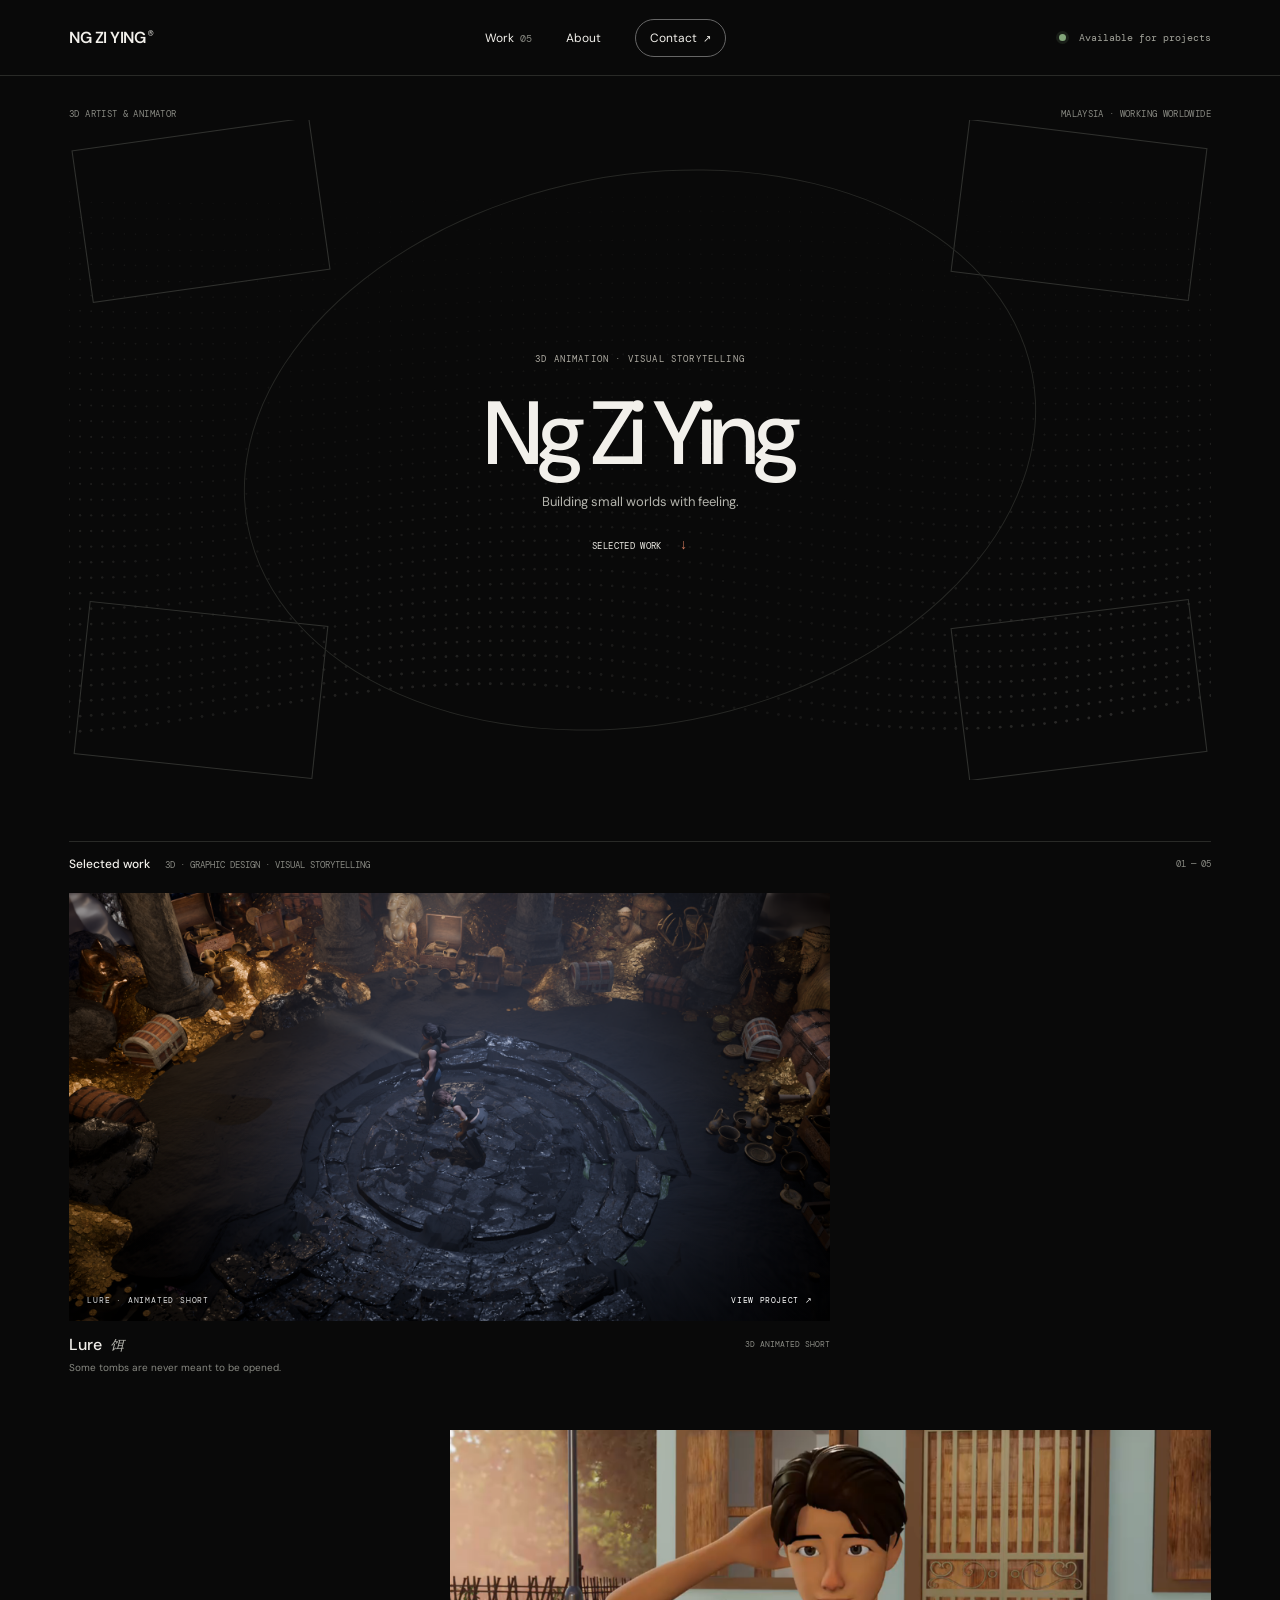
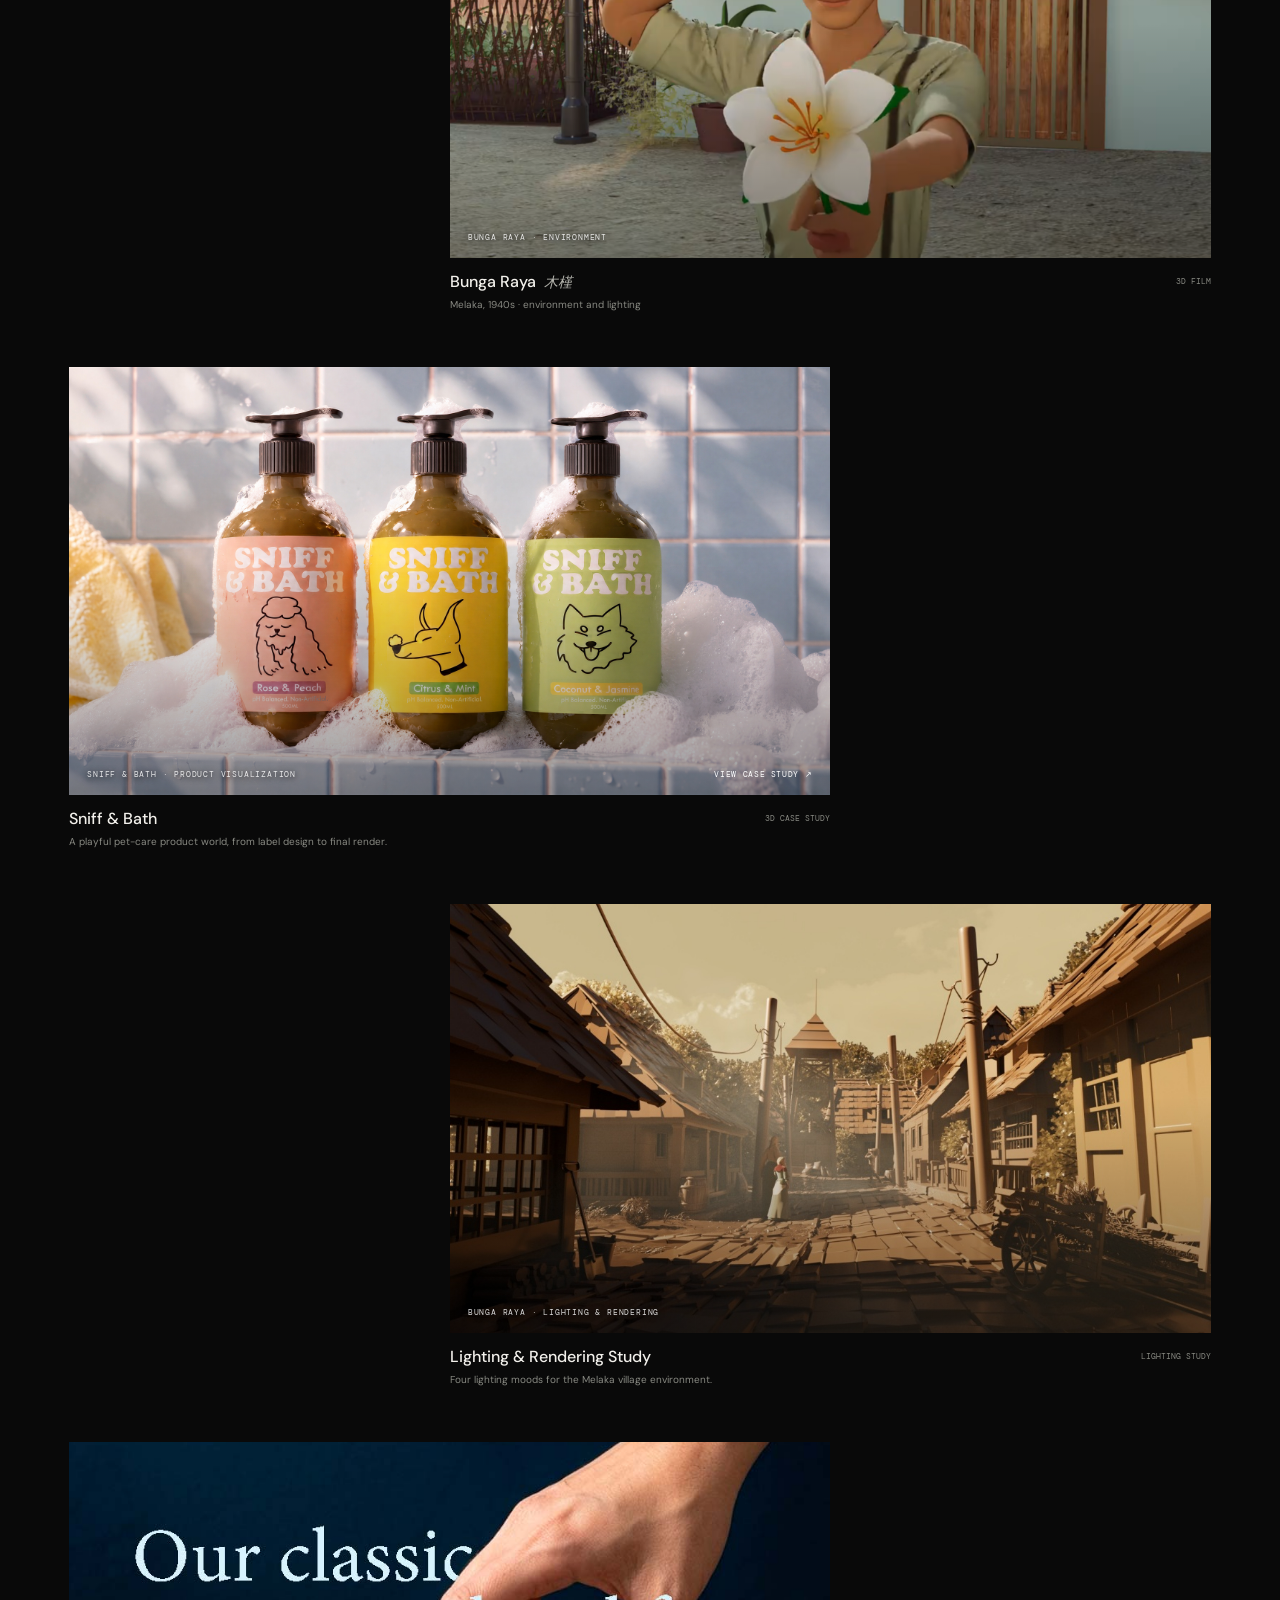
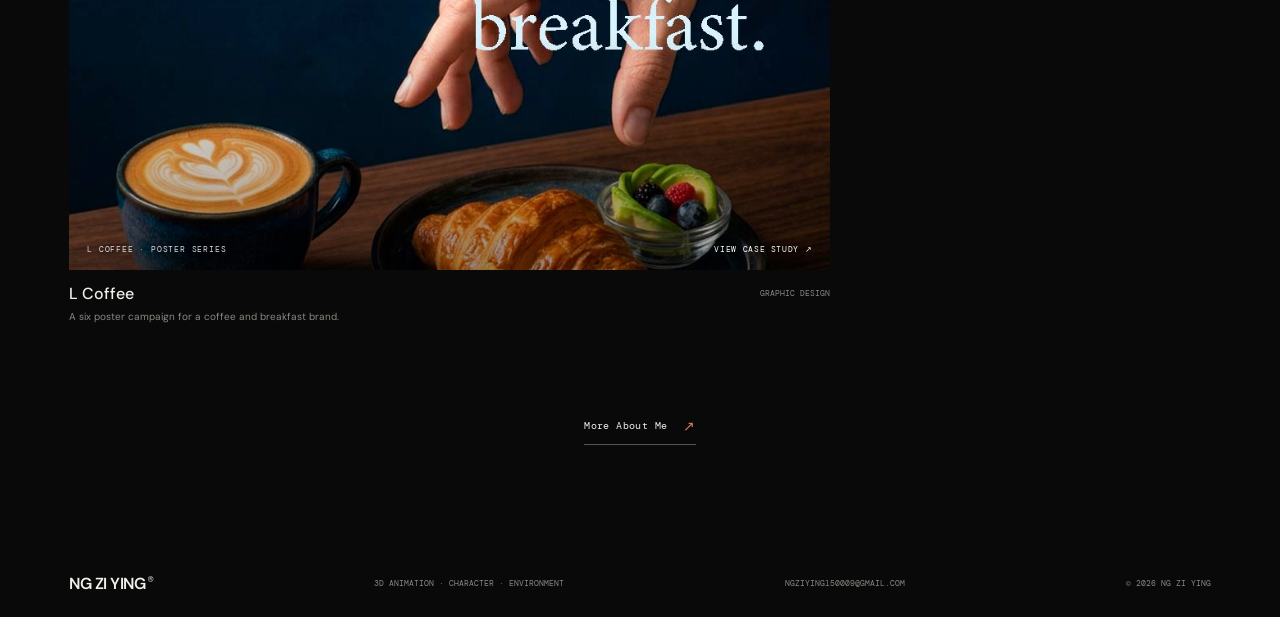
<file: index.html>
<!doctype html>
<html lang="en">
<head>
  <script>try{localStorage.removeItem('ng-zi-ying-portfolio-layout-v1')}catch(e){}</script>
  <meta charset="utf-8" />
  <meta name="viewport" content="width=device-width, initial-scale=1" />
  <meta name="theme-color" content="#090909" />
  <meta name="description" content="3D animation and visual storytelling by Ng Zi Ying." />
  <title>Ng Zi Ying — 3D Artist & Animator</title>
  <link rel="preconnect" href="https://fonts.googleapis.com">
  <link rel="preconnect" href="https://fonts.gstatic.com" crossorigin>
  <link href="https://fonts.googleapis.com/css2?family=DM+Mono:wght@400;500&family=DM+Sans:wght@400;500;600;700&family=IM+Fell+English:ital@0;1&display=swap" rel="stylesheet">
  <link rel="stylesheet" href="styles.css" />
</head>
<body>
  <header class="topbar">
    <a class="wordmark" href="#top">NG ZI YING<span>®</span></a>
    <nav aria-label="Main navigation"><a href="#work">Work <span>05</span></a><a href="about.html">About</a><a class="contact-link" href="mailto:ngziying150009@gmail.com">Contact <span>↗</span></a></nav>
    <div class="availability"><i></i> Available for projects</div>
  </header>

  <main id="top">
    <section class="intro">
      <div class="intro-top"><span>3D Artist & Animator</span><span>Malaysia · Working worldwide</span></div>
      <div class="hero-composition">
        <canvas class="hero-tide" id="hero-tide" aria-hidden="true"></canvas>
        <span class="orbit-card orbit-card-a" aria-hidden="true"></span>
        <span class="orbit-card orbit-card-b" aria-hidden="true"></span>
        <span class="orbit-card orbit-card-c" aria-hidden="true"></span>
        <span class="orbit-card orbit-card-d" aria-hidden="true"></span>
        <div class="hero-copy">
          <span class="hero-kicker">3D animation · visual storytelling</span>
          <h1>Ng Zi Ying</h1>
          <p>Building small worlds with feeling.</p>
          <a class="scroll-link" href="#work">SELECTED WORK <span>↓</span></a>
        </div>
        <div class="orbit-guide" aria-hidden="true"></div>
      </div>
    </section>

    <section class="work" id="work">
      <div class="section-head"><h2>Selected work <span>3D · GRAPHIC DESIGN · VISUAL STORYTELLING</span></h2><span class="count">01 — 05</span></div>
      <div class="project-grid">
        <a class="project project-feature" href="lure.html">
          <figure class="art lure-cover"><img src="public/images/lure-tomb-scene.png" alt="The explorers search the treasure chamber in Lure" loading="lazy"><figcaption class="art-caption">LURE · ANIMATED SHORT</figcaption><span class="case-open">VIEW PROJECT ↗</span></figure>
          <div class="project-meta"><div><h3>Lure <span class="native-title">饵</span></h3><p>Some tombs are never meant to be opened.</p></div><span>3D ANIMATED SHORT</span></div>
        </a>
        <a class="project project-aside" href="bunga.html"><figure class="art"><img src="public/images/bunga-film-still-hero.png" alt="Bunga Raya character presenting a white flower" loading="lazy"><figcaption class="art-caption">BUNGA RAYA · ENVIRONMENT</figcaption></figure><div class="project-meta"><div><h3>Bunga Raya <span class="native-title">木槿</span></h3><p>Melaka, 1940s · environment and lighting</p></div><span>3D FILM</span></div></a>
        <a class="project project-feature case-card" href="sniff.html">
          <figure class="art"><img src="public/images/sniff-bath-hero.jpg" alt="Sniff & Bath shampoo bottles in rose, citrus, and coconut scents" loading="lazy"><figcaption class="art-caption">SNIFF &amp; BATH · PRODUCT VISUALIZATION</figcaption><span class="case-open">VIEW CASE STUDY ↗</span></figure>
          <div class="project-meta"><div><h3>Sniff &amp; Bath</h3><p>A playful pet-care product world, from label design to final render.</p></div><span>3D CASE STUDY</span></div>
        </a>
        <a class="project project-aside" href="lighting.html"><figure class="art"><img src="public/images/bunga-day.png" alt="Warm afternoon lighting study of the Bunga Raya village street" loading="lazy"><figcaption class="art-caption">BUNGA RAYA · LIGHTING &amp; RENDERING</figcaption></figure><div class="project-meta"><div><h3>Lighting &amp; Rendering Study</h3><p>Four lighting moods for the Melaka village environment.</p></div><span>LIGHTING STUDY</span></div></a>
        <a class="project project-feature case-card coffee-card" href="l-coffee.html">
          <figure class="art"><img src="public/images/l-coffee-poster-05.jpg" alt="L Coffee poster for a classic breakfast with coffee and croissant" loading="lazy"><figcaption class="art-caption">L COFFEE · POSTER SERIES</figcaption><span class="case-open">VIEW CASE STUDY ↗</span></figure>
          <div class="project-meta"><div><h3>L Coffee</h3><p>A six poster campaign for a coffee and breakfast brand.</p></div><span>GRAPHIC DESIGN</span></div>
        </a>
      </div>
      <a class="more-about-link" href="about.html">More About Me <span aria-hidden="true">↗</span></a>
    </section>
  </main>

  <footer><a class="wordmark" href="#top">NG ZI YING<span>®</span></a><span>3D ANIMATION · CHARACTER · ENVIRONMENT</span><a href="mailto:ngziying150009@gmail.com">NGZIYING150009@GMAIL.COM</a><span>© 2026 NG ZI YING</span></footer>
  <script src="public/js/hero-tide.js" defer></script>
</body>
</html>
</file>
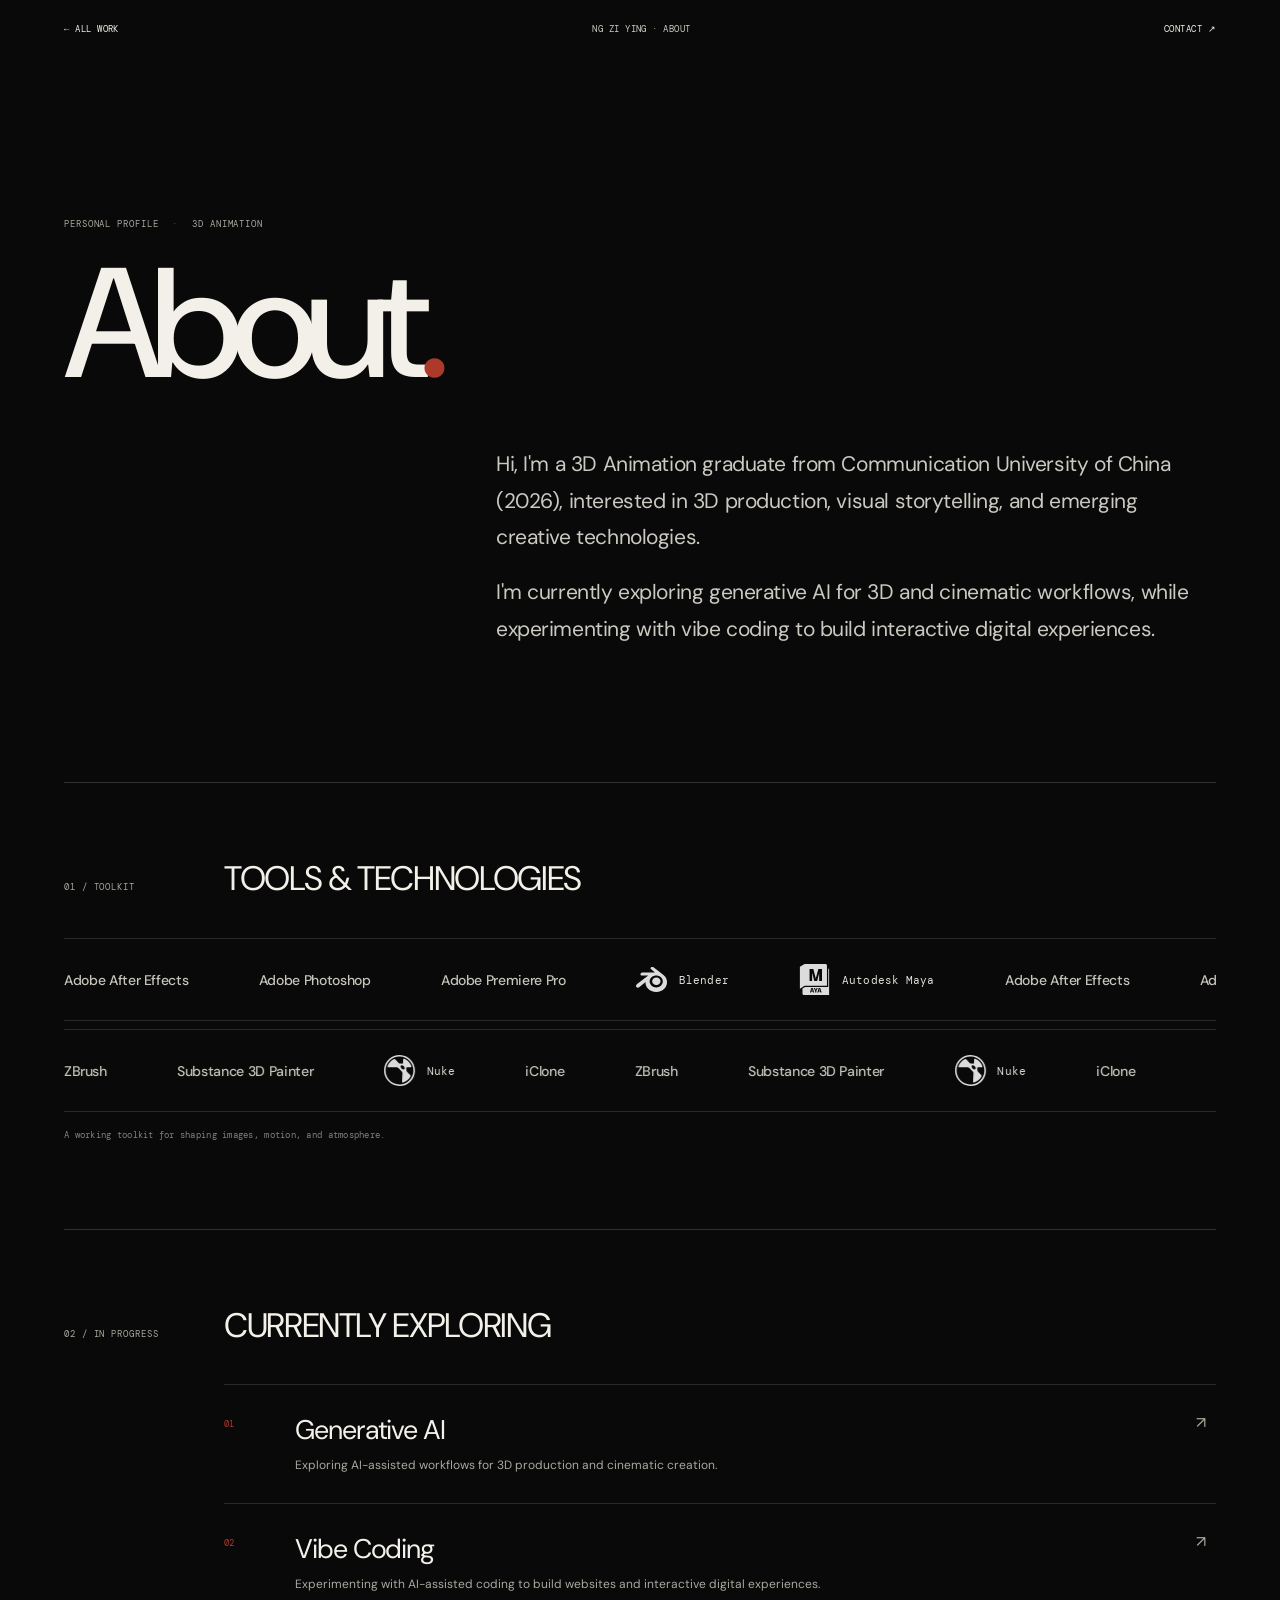
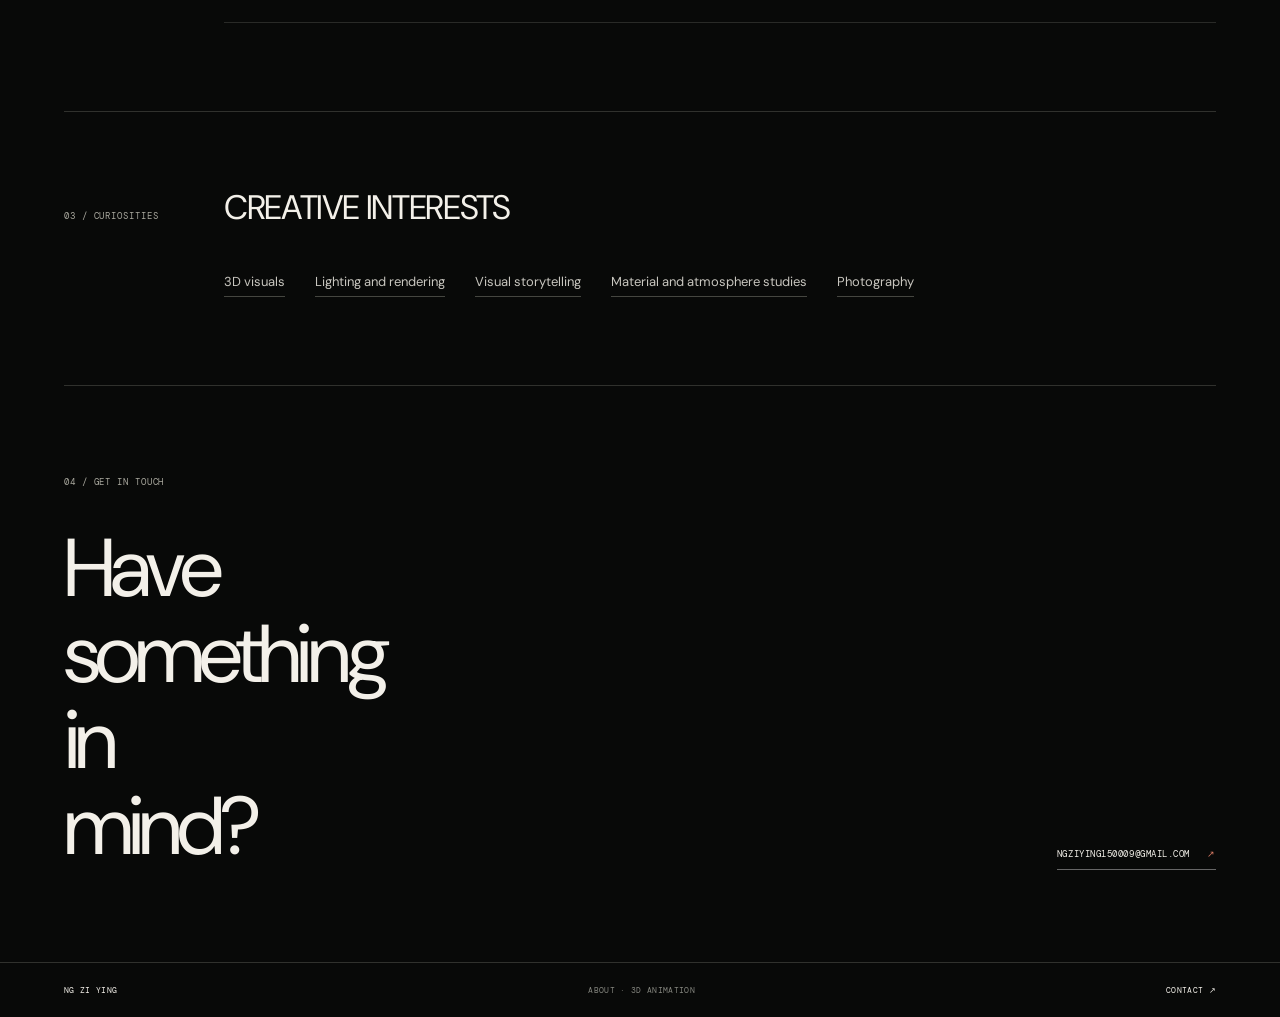
<file: about.html>
<!doctype html>
<html lang="en">
<head>
  <meta charset="utf-8" />
  <meta name="viewport" content="width=device-width, initial-scale=1" />
  <meta name="theme-color" content="#080908" />
  <meta name="description" content="About Ng Zi Ying, 3D Animation graduate exploring visual storytelling and creative technologies." />
  <title>About — Ng Zi Ying</title>
  <link rel="preconnect" href="https://fonts.googleapis.com">
  <link rel="preconnect" href="https://fonts.gstatic.com" crossorigin>
  <link href="https://fonts.googleapis.com/css2?family=DM+Mono:wght@400;500&family=DM+Sans:wght@400;500;600&display=swap" rel="stylesheet">
  <link rel="stylesheet" href="lure.css" />
  <link rel="stylesheet" href="about.css" />
</head>
<body class="about-page">
  <header class="lure-nav"><a href="index.html#work">← ALL WORK</a><span>NG ZI YING · ABOUT</span><a href="mailto:ngziying150009@gmail.com">CONTACT ↗</a></header>
  <main>
    <section class="about-intro" aria-labelledby="about-title">
      <div class="about-kicker">PERSONAL PROFILE <span>·</span> 3D ANIMATION</div>
      <h1 id="about-title">About<span>.</span></h1>
      <div class="about-copy">
        <p>Hi, I'm a 3D Animation graduate from Communication University of China (2026), interested in 3D production, visual storytelling, and emerging creative technologies.</p>
        <p>I'm currently exploring generative AI for 3D and cinematic workflows, while experimenting with vibe coding to build interactive digital experiences.</p>
      </div>
    </section>

    <section class="about-tools" aria-labelledby="tools-title">
      <div class="about-section-heading"><span>01 / TOOLKIT</span><h2 id="tools-title">TOOLS &amp; TECHNOLOGIES</h2></div>
      <div id="tool-marquees" class="tool-marquees" aria-label="Software tools"></div>
      <p class="tools-note">A working toolkit for shaping images, motion, and atmosphere.</p>
    </section>

    <section class="about-exploring" aria-labelledby="exploring-title">
      <div class="about-section-heading"><span>02 / IN PROGRESS</span><h2 id="exploring-title">CURRENTLY EXPLORING</h2></div>
      <div class="exploring-list">
        <article><span class="exploring-index">01</span><div><h3>Generative AI</h3><p>Exploring AI-assisted workflows for 3D production and cinematic creation.</p></div><span class="exploring-arrow" aria-hidden="true">↗</span></article>
        <article><span class="exploring-index">02</span><div><h3>Vibe Coding</h3><p>Experimenting with AI-assisted coding to build websites and interactive digital experiences.</p></div><span class="exploring-arrow" aria-hidden="true">↗</span></article>
      </div>
    </section>

    <section class="about-interests" aria-labelledby="interests-title">
      <div class="about-section-heading"><span>03 / CURIOSITIES</span><h2 id="interests-title">CREATIVE INTERESTS</h2></div>
      <ul class="interest-list">
        <li>3D visuals</li><li>Lighting and rendering</li><li>Visual storytelling</li><li>Material and atmosphere studies</li><li>Photography</li>
      </ul>
    </section>

    <section class="about-contact" aria-labelledby="contact-title">
      <span class="about-section-heading"><span>04 / GET IN TOUCH</span></span>
      <h2 id="contact-title">Have something<br>in mind?</h2>
      <a href="mailto:ngziying150009@gmail.com">NGZIYING150009@GMAIL.COM <span aria-hidden="true">↗</span></a>
    </section>
  </main>
  <footer><a href="index.html">NG ZI YING</a><span>ABOUT · 3D ANIMATION</span><a href="mailto:ngziying150009@gmail.com">CONTACT ↗</a></footer>
  <script src="public/js/about.js" defer></script>
</body>
</html>
</file>
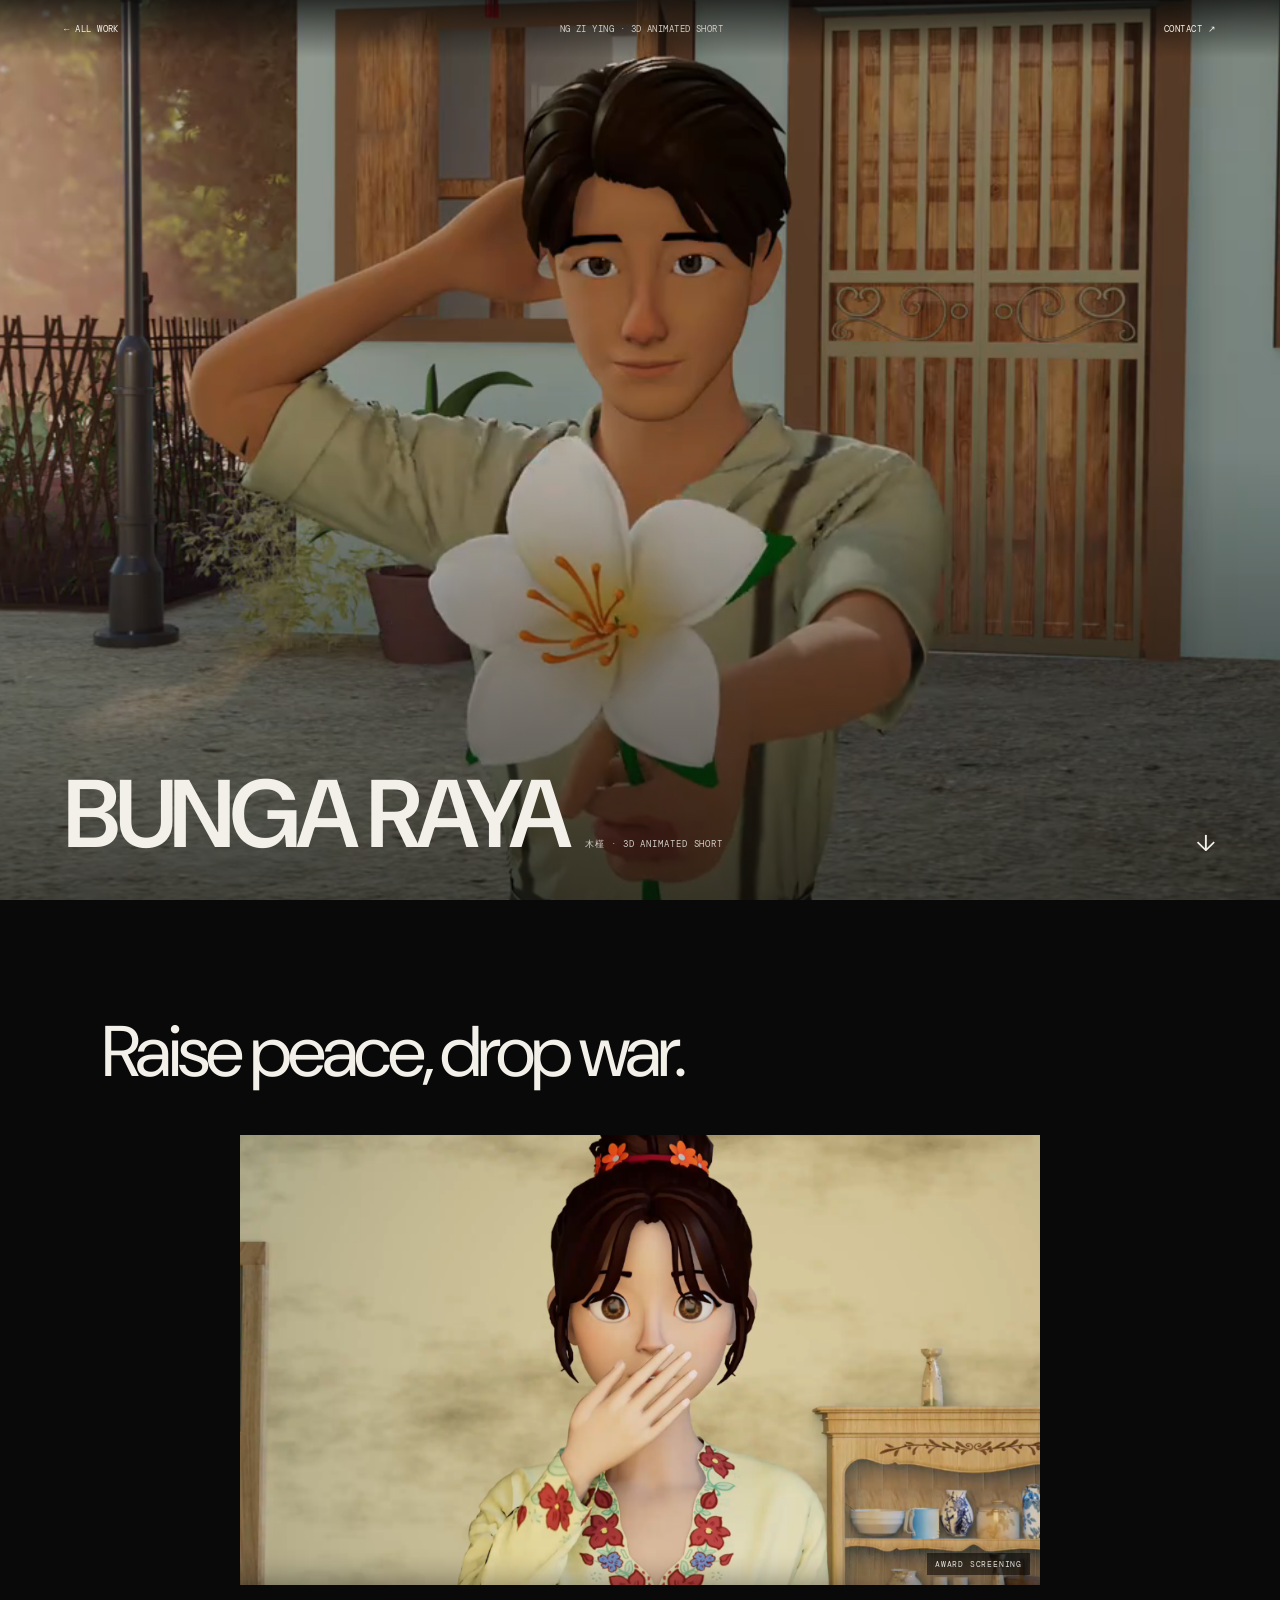
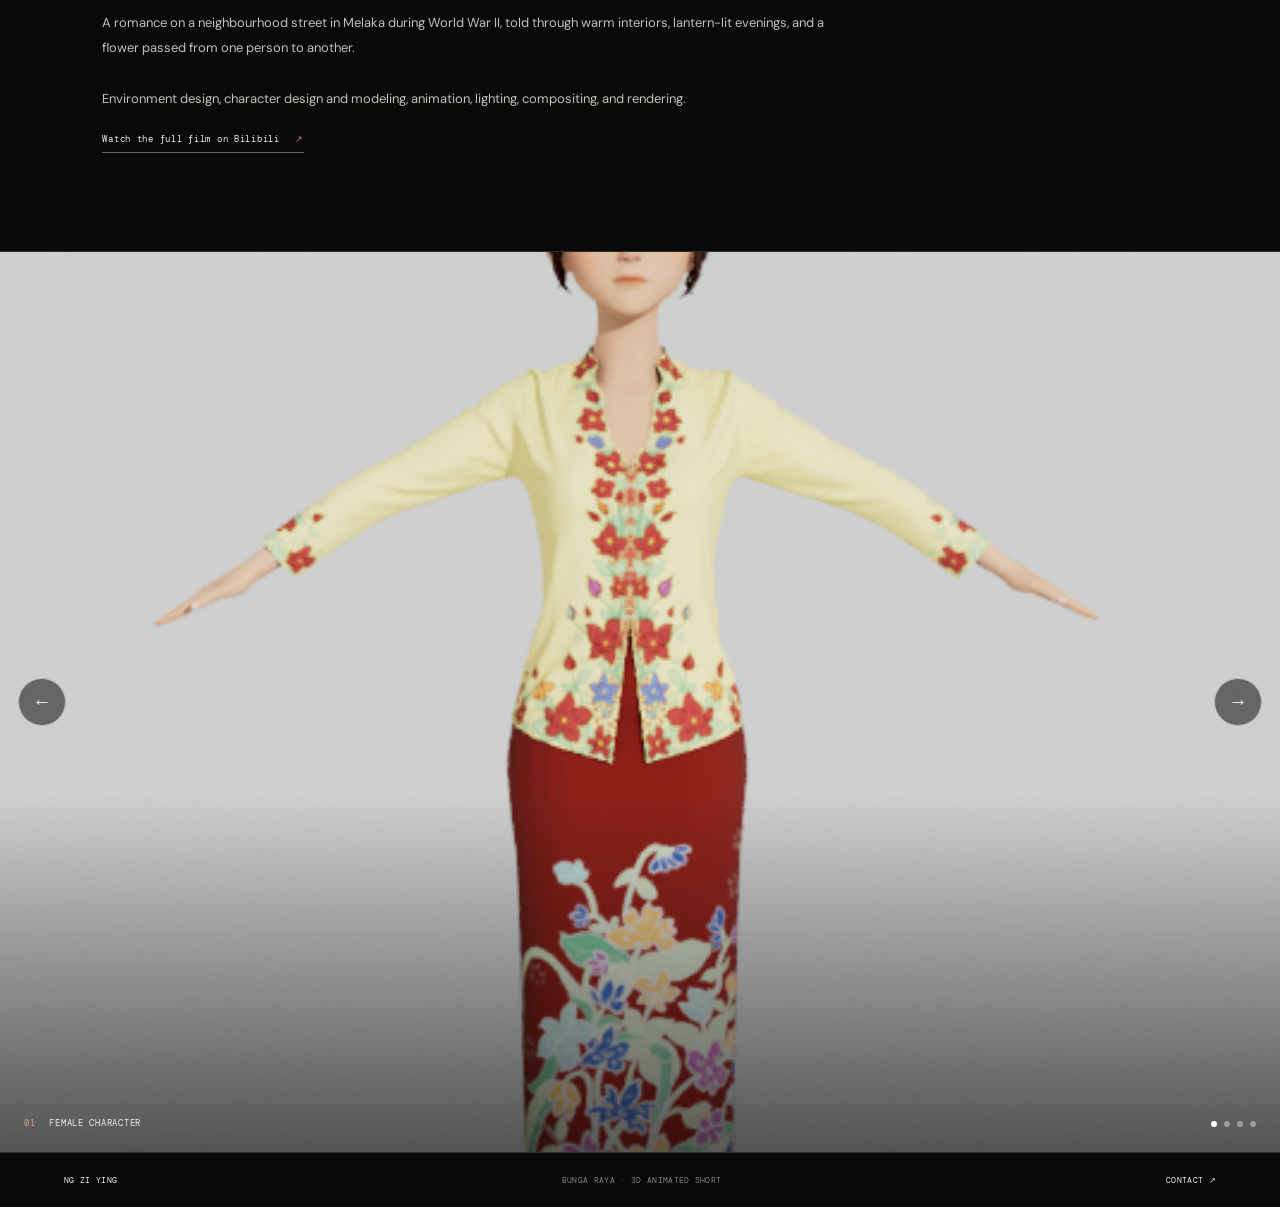
<file: bunga.html>
<!doctype html>
<html lang="en">
<head>
  <meta charset="utf-8" />
  <meta name="viewport" content="width=device-width, initial-scale=1" />
  <meta name="theme-color" content="#080908" />
  <meta name="description" content="Bunga Raya (木槿) — an animated short set in 1940s Melaka by Ng Zi Ying." />
  <title>Bunga Raya 木槿 — Ng Zi Ying</title>
  <link rel="preconnect" href="https://fonts.googleapis.com">
  <link rel="preconnect" href="https://fonts.gstatic.com" crossorigin>
  <link href="https://fonts.googleapis.com/css2?family=DM+Mono:wght@400;500&family=DM+Sans:wght@400;500;600&family=IM+Fell+English:ital@0;1&display=swap" rel="stylesheet">
  <link rel="stylesheet" href="lure.css" />
</head>
<body>
  <header class="lure-nav"><a href="index.html">← ALL WORK</a><span>NG ZI YING · 3D ANIMATED SHORT</span><a href="mailto:ngziying150009@gmail.com">CONTACT ↗</a></header>
  <main>
    <section class="lure-hero" aria-label="Bunga Raya environment still">
      <img src="public/images/bunga-film-still-hero.png" alt="Bunga Raya character presenting a white flower" fetchpriority="high">
      <div class="hero-label"><span>BUNGA RAYA</span><span>木槿 · 3D ANIMATED SHORT</span></div>
      <a class="hero-down" href="#trailer" aria-label="Scroll to project film">↓</a>
    </section>

    <section class="trailer-section" id="trailer">
      <p class="trailer-quote">Raise peace, drop war.</p>
      <div class="trailer-frame" id="trailer-frame">
        <video controls preload="metadata" playsinline poster="public/images/bunga-video-poster.png" aria-label="Bunga Raya award screening film">
          <source src="public/video/bunga-raya-award.mp4" type="video/mp4">
          Your browser does not support MP4 video. <a href="public/video/bunga-raya-award.mp4">Open the screening video</a>.
        </video>
        <span class="trailer-index">AWARD SCREENING</span>
      </div>
      <p class="film-description">A romance on a neighbourhood street in Melaka during World War II, told through warm interiors, lantern-lit evenings, and a flower passed from one person to another.</p>
      <p class="film-description">Environment design, character design and modeling, animation, lighting, compositing, and rendering.</p>
      <a class="youtube-link" href="https://www.bilibili.com/video/BV1RuNm6gEkh/?share_source=copy_web&amp;vd_source=22910cd66ce70803eeb57fc70398f3dd" target="_blank" rel="noreferrer">Watch the full film on Bilibili <span>↗</span></a>
    </section>

    <section class="stills-section" aria-label="Bunga Raya project visuals">
      <div class="carousel" id="carousel">
        <div class="carousel-track">
          <figure class="slide"><img src="public/images/bunga-gallery-female.png" alt="Female character in embroidered blouse and floral skirt"><figcaption><span>01</span> FEMALE CHARACTER</figcaption></figure>
          <figure class="slide"><img src="public/images/bunga-gallery-male.png" alt="Male character in a pale shirt and dark trousers"><figcaption><span>02</span> MALE CHARACTER</figcaption></figure>
          <figure class="slide"><img src="public/images/bunga-gallery-hibiscus.jpg" alt="Hibiscus, embroidered slipper, and yellow pouch among the ruins"><figcaption><span>03</span> HIBISCUS IN THE RUINS</figcaption></figure>
          <figure class="slide"><img src="public/images/bunga-gallery-village.jpg" alt="Village street in warm evening light"><figcaption><span>04</span> VILLAGE STREET</figcaption></figure>
        </div>
        <button class="carousel-arrow previous" type="button" aria-label="Previous image">←</button>
        <button class="carousel-arrow next" type="button" aria-label="Next image">→</button>
        <div class="carousel-dots" aria-label="Choose an image"></div>
      </div>
    </section>
  </main>
  <footer><a href="index.html">NG ZI YING</a><span>BUNGA RAYA · 3D ANIMATED SHORT</span><a href="mailto:ngziying150009@gmail.com">CONTACT ↗</a></footer>
  <script>
    (() => {
      const carousel = document.querySelector('#carousel');
      const track = carousel.querySelector('.carousel-track');
      const slides = [...track.children];
      const dots = carousel.querySelector('.carousel-dots');
      let index = 0;
      let timer;
      const show = (next) => {
        index = (next + slides.length) % slides.length;
        track.style.transform = `translateX(-${index * 100}%)`;
        [...dots.children].forEach((dot, i) => dot.setAttribute('aria-current', String(i === index)));
      };
      slides.forEach((_, i) => {
        const dot = document.createElement('button');
        dot.type = 'button'; dot.setAttribute('aria-label', `Show image ${i + 1}`);
        dot.addEventListener('click', () => { show(i); restart(); });
        dots.append(dot);
      });
      const restart = () => { clearInterval(timer); timer = setInterval(() => show(index + 1), 2000); };
      carousel.querySelector('.next').addEventListener('click', () => { show(index + 1); restart(); });
      carousel.querySelector('.previous').addEventListener('click', () => { show(index - 1); restart(); });
      carousel.addEventListener('mouseenter', () => clearInterval(timer));
      carousel.addEventListener('mouseleave', restart);
      carousel.addEventListener('focusin', () => clearInterval(timer));
      carousel.addEventListener('focusout', restart);
      let touchStart = 0;
      carousel.addEventListener('touchstart', (event) => { touchStart = event.changedTouches[0].clientX; }, { passive: true });
      carousel.addEventListener('touchend', (event) => {
        const delta = event.changedTouches[0].clientX - touchStart;
        if (Math.abs(delta) > 40) { show(index + (delta < 0 ? 1 : -1)); restart(); }
      }, { passive: true });
      show(0); restart();
      document.addEventListener('visibilitychange', () => document.hidden ? clearInterval(timer) : restart());
    })();
  </script>
</body>
</html>
</file>
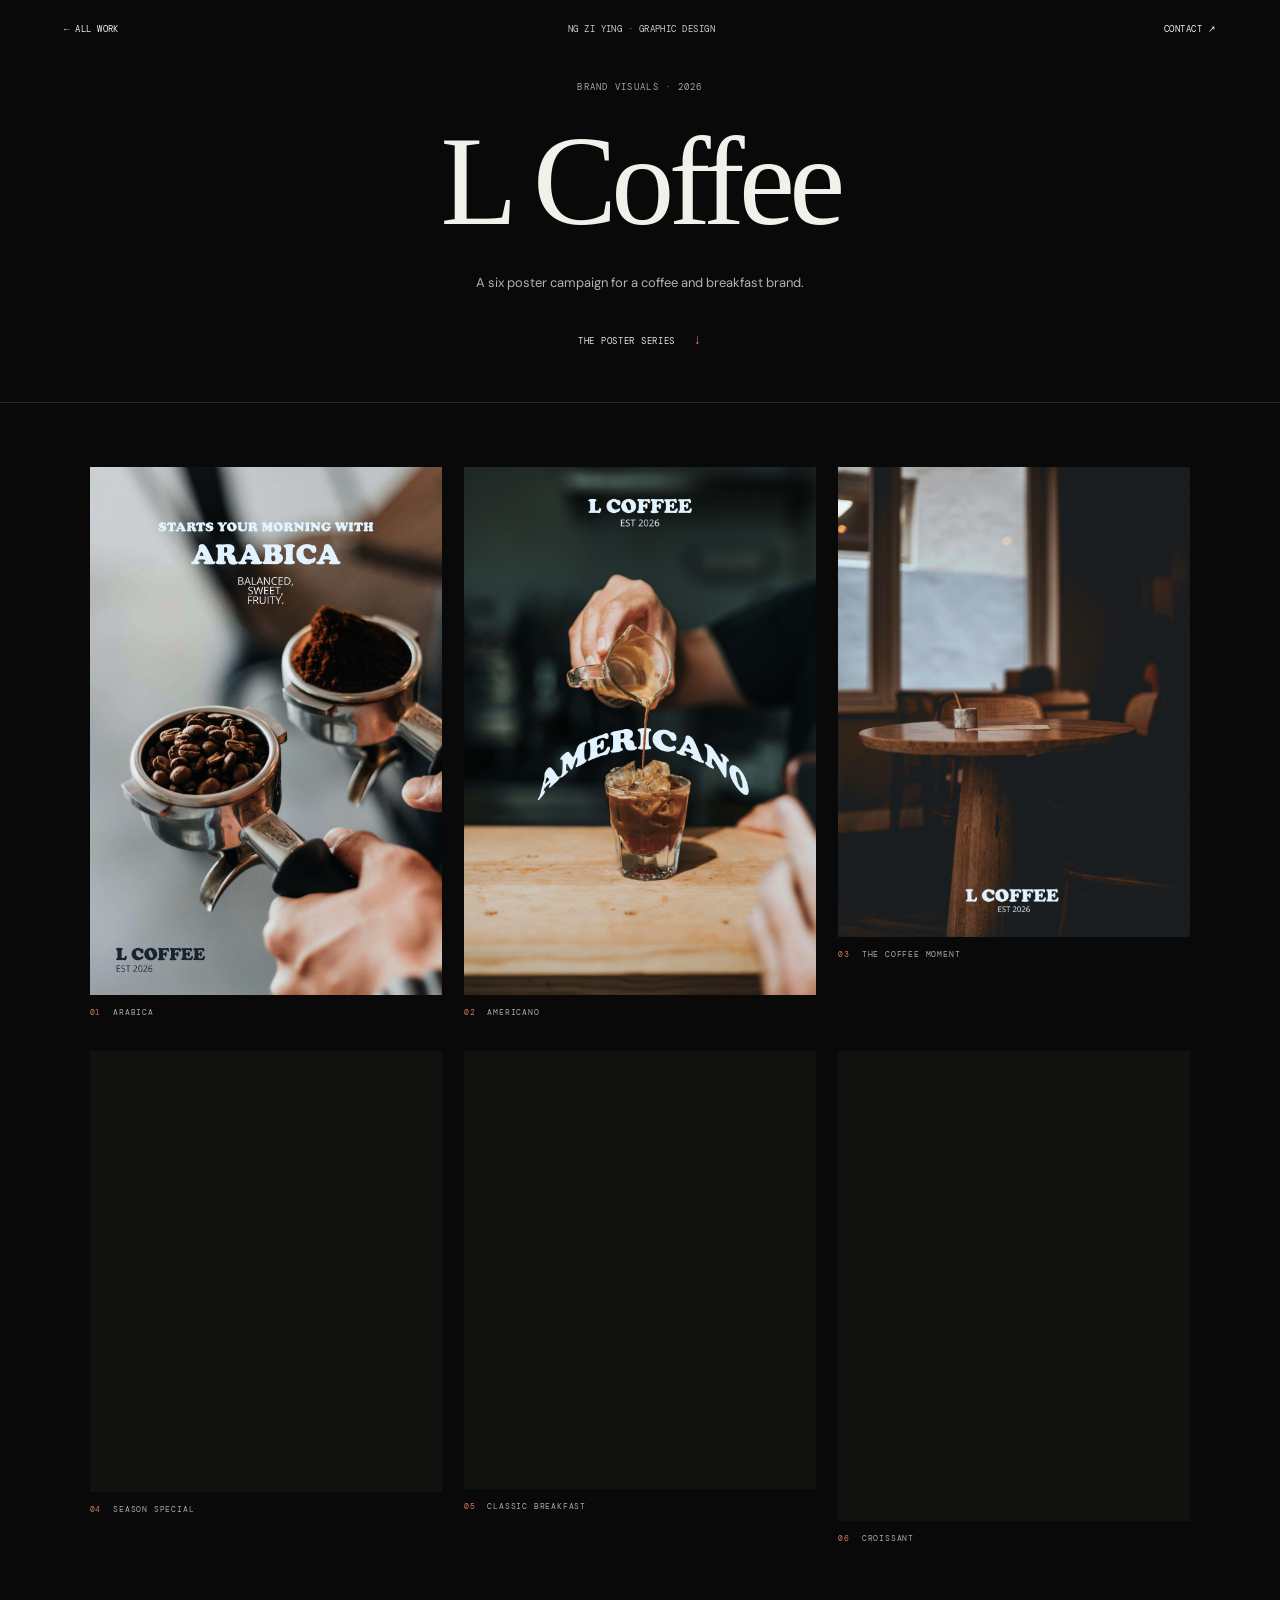
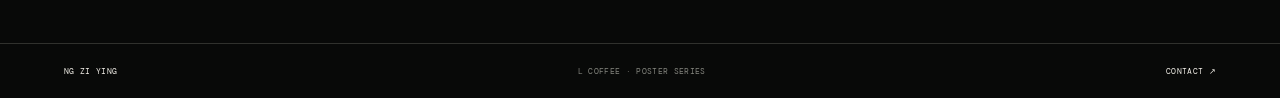
<file: l-coffee.html>
<!doctype html>
<html lang="en">
<head>
  <meta charset="utf-8" />
  <meta name="viewport" content="width=device-width, initial-scale=1" />
  <meta name="theme-color" content="#080908" />
  <meta name="description" content="L Coffee — a six poster graphic design case study by Ng Zi Ying." />
  <title>L Coffee — Ng Zi Ying</title>
  <link rel="preconnect" href="https://fonts.googleapis.com">
  <link rel="preconnect" href="https://fonts.gstatic.com" crossorigin>
  <link href="https://fonts.googleapis.com/css2?family=DM+Mono:wght@400;500&amp;family=DM+Sans:wght@400;500;600&amp;family=IM+Fell+English:ital@0;1&amp;display=swap" rel="stylesheet">
  <link rel="stylesheet" href="lure.css" />
  <link rel="stylesheet" href="l-coffee.css" />
</head>
<body class="coffee-page">
  <header class="lure-nav"><a href="index.html#work">← ALL WORK</a><span>NG ZI YING · GRAPHIC DESIGN</span><a href="mailto:ngziying150009@gmail.com">CONTACT ↗</a></header>
  <main>
    <section class="coffee-intro">
      <p class="coffee-eyebrow">BRAND VISUALS · 2026</p>
      <h1>L Coffee</h1>
      <p class="coffee-deck">A six poster campaign for a coffee and breakfast brand.</p>
      <span class="coffee-scroll">THE POSTER SERIES <span aria-hidden="true">↓</span></span>
    </section>

    <section class="coffee-gallery" aria-label="L Coffee poster series">
      <figure><img src="public/images/l-coffee-poster-01.jpg" alt="L Coffee poster: Start your morning with Arabica, balanced, sweet, fruity" fetchpriority="high"><figcaption><span>01</span> ARABICA</figcaption></figure>
      <figure><img src="public/images/l-coffee-poster-02.jpg" alt="L Coffee poster featuring a hand pouring coffee" loading="lazy" decoding="async"><figcaption><span>02</span> AMERICANO</figcaption></figure>
      <figure><img src="public/images/l-coffee-poster-03.jpg" alt="L Coffee café atmosphere poster" loading="lazy" decoding="async"><figcaption><span>03</span> THE COFFEE MOMENT</figcaption></figure>
      <figure><img src="public/images/l-coffee-poster-04.jpg" alt="L Coffee seasonal croissant set poster offering 15 percent off" loading="lazy" decoding="async"><figcaption><span>04</span> SEASON SPECIAL</figcaption></figure>
      <figure><img src="public/images/l-coffee-poster-05.jpg" alt="L Coffee classic breakfast poster with coffee, croissant, and fruit" loading="lazy" decoding="async"><figcaption><span>05</span> CLASSIC BREAKFAST</figcaption></figure>
      <figure><img src="public/images/l-coffee-poster-06.jpg" alt="L Coffee croissant product poster" loading="lazy" decoding="async"><figcaption><span>06</span> CROISSANT</figcaption></figure>
    </section>
  </main>
  <footer><a href="index.html">NG ZI YING</a><span>L COFFEE · POSTER SERIES</span><a href="mailto:ngziying150009@gmail.com">CONTACT ↗</a></footer>
</body>
</html>
</file>
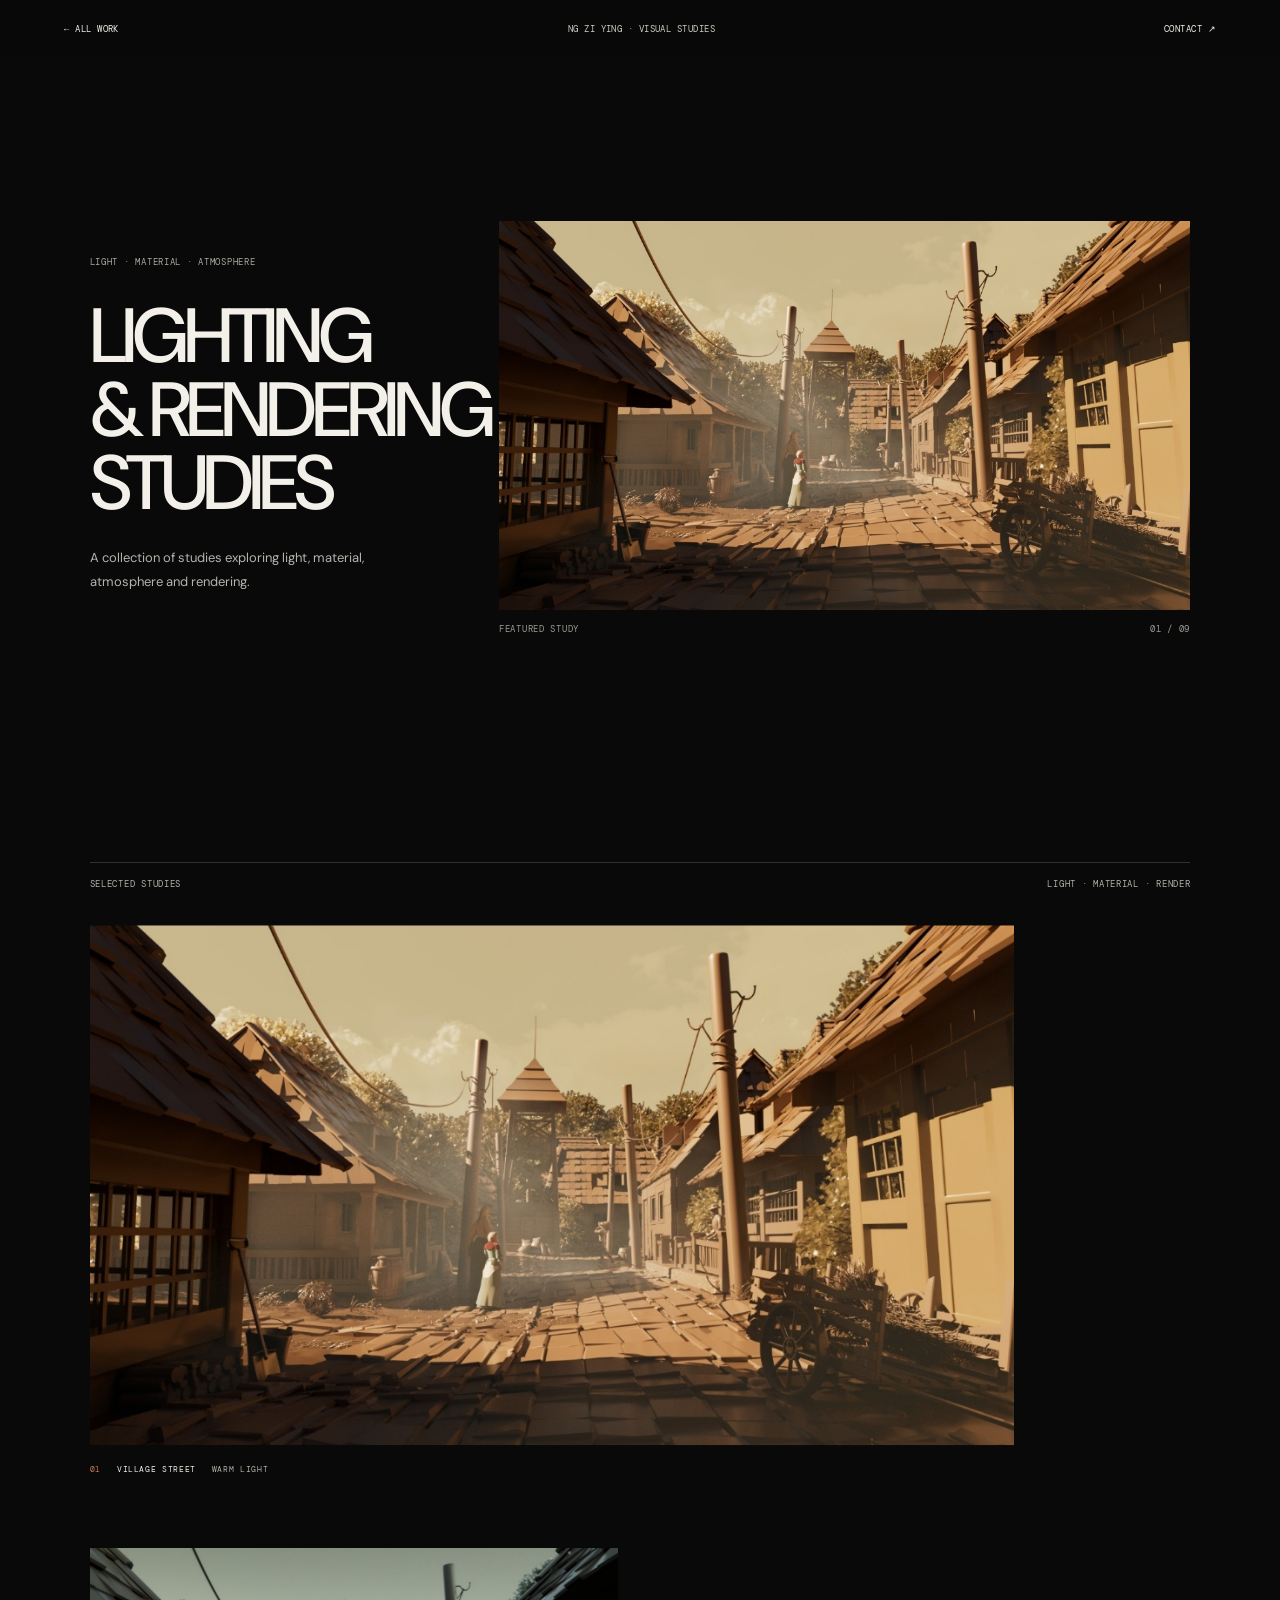
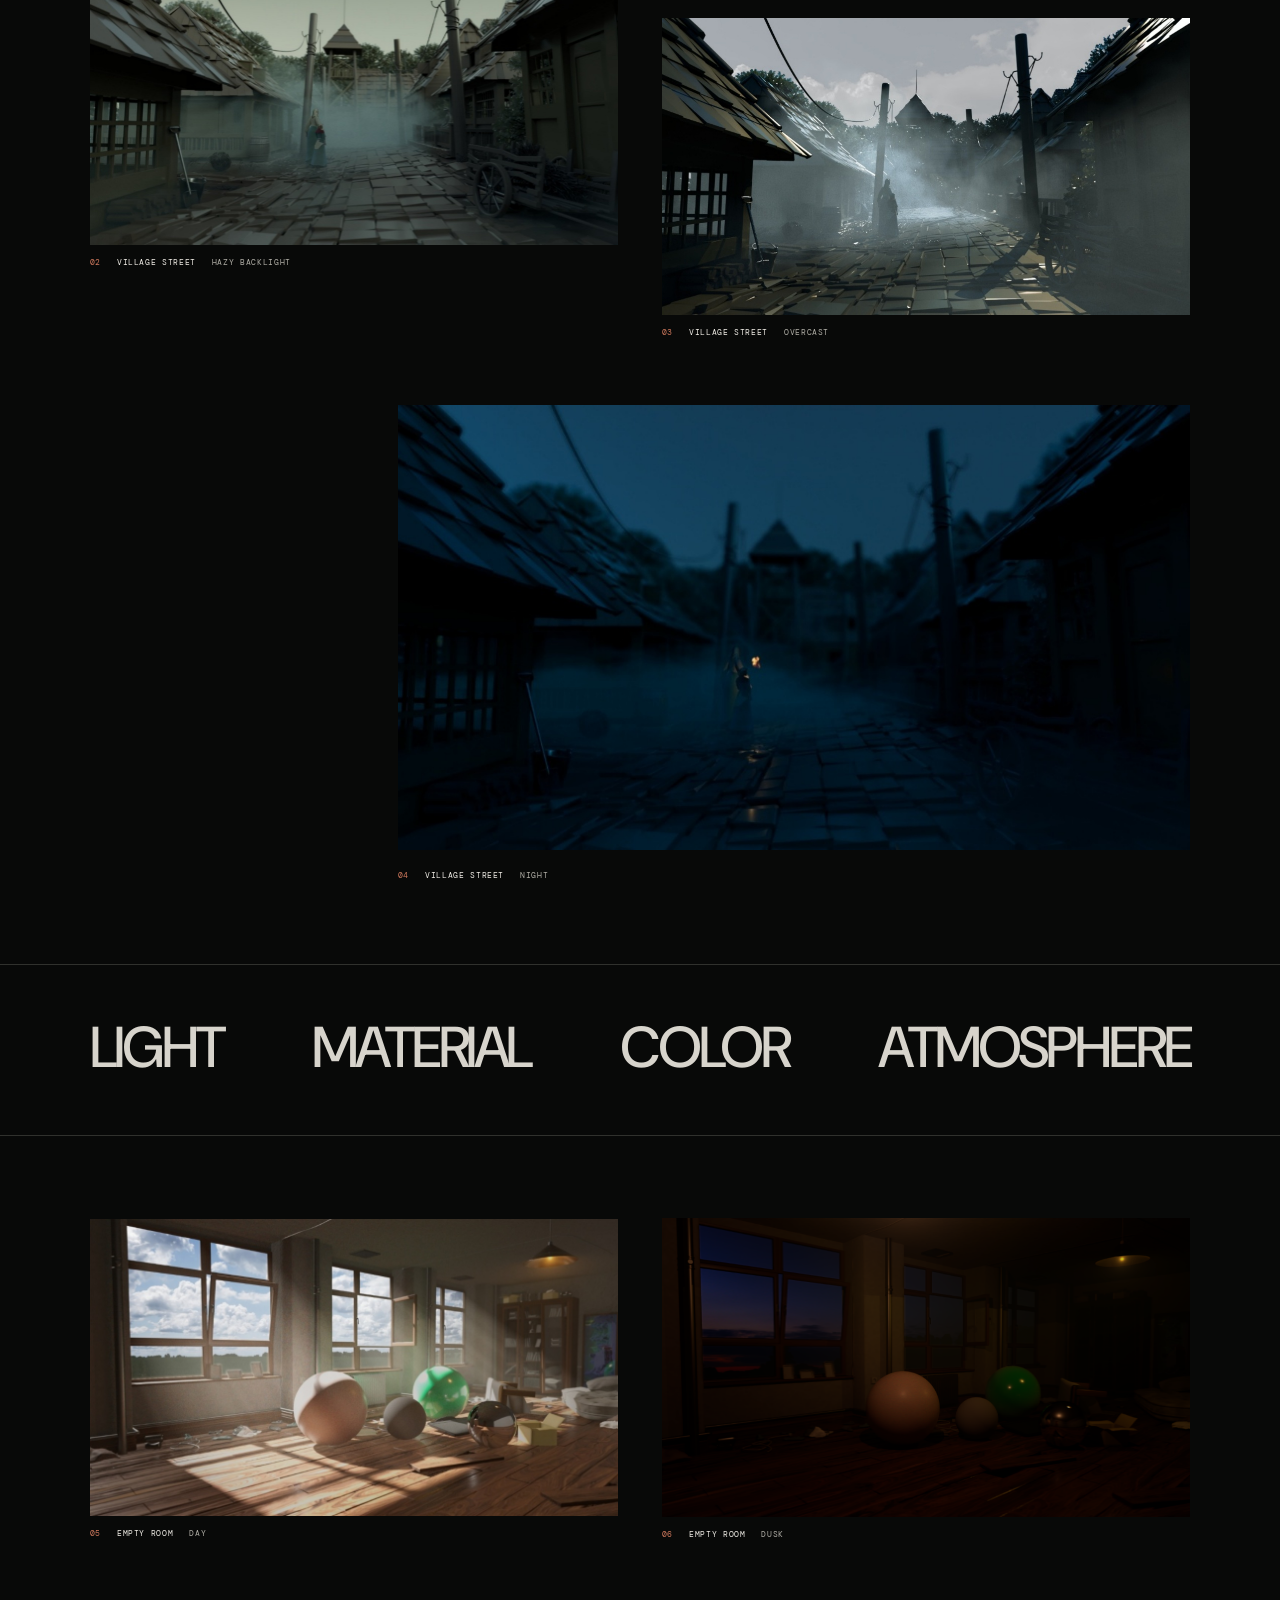
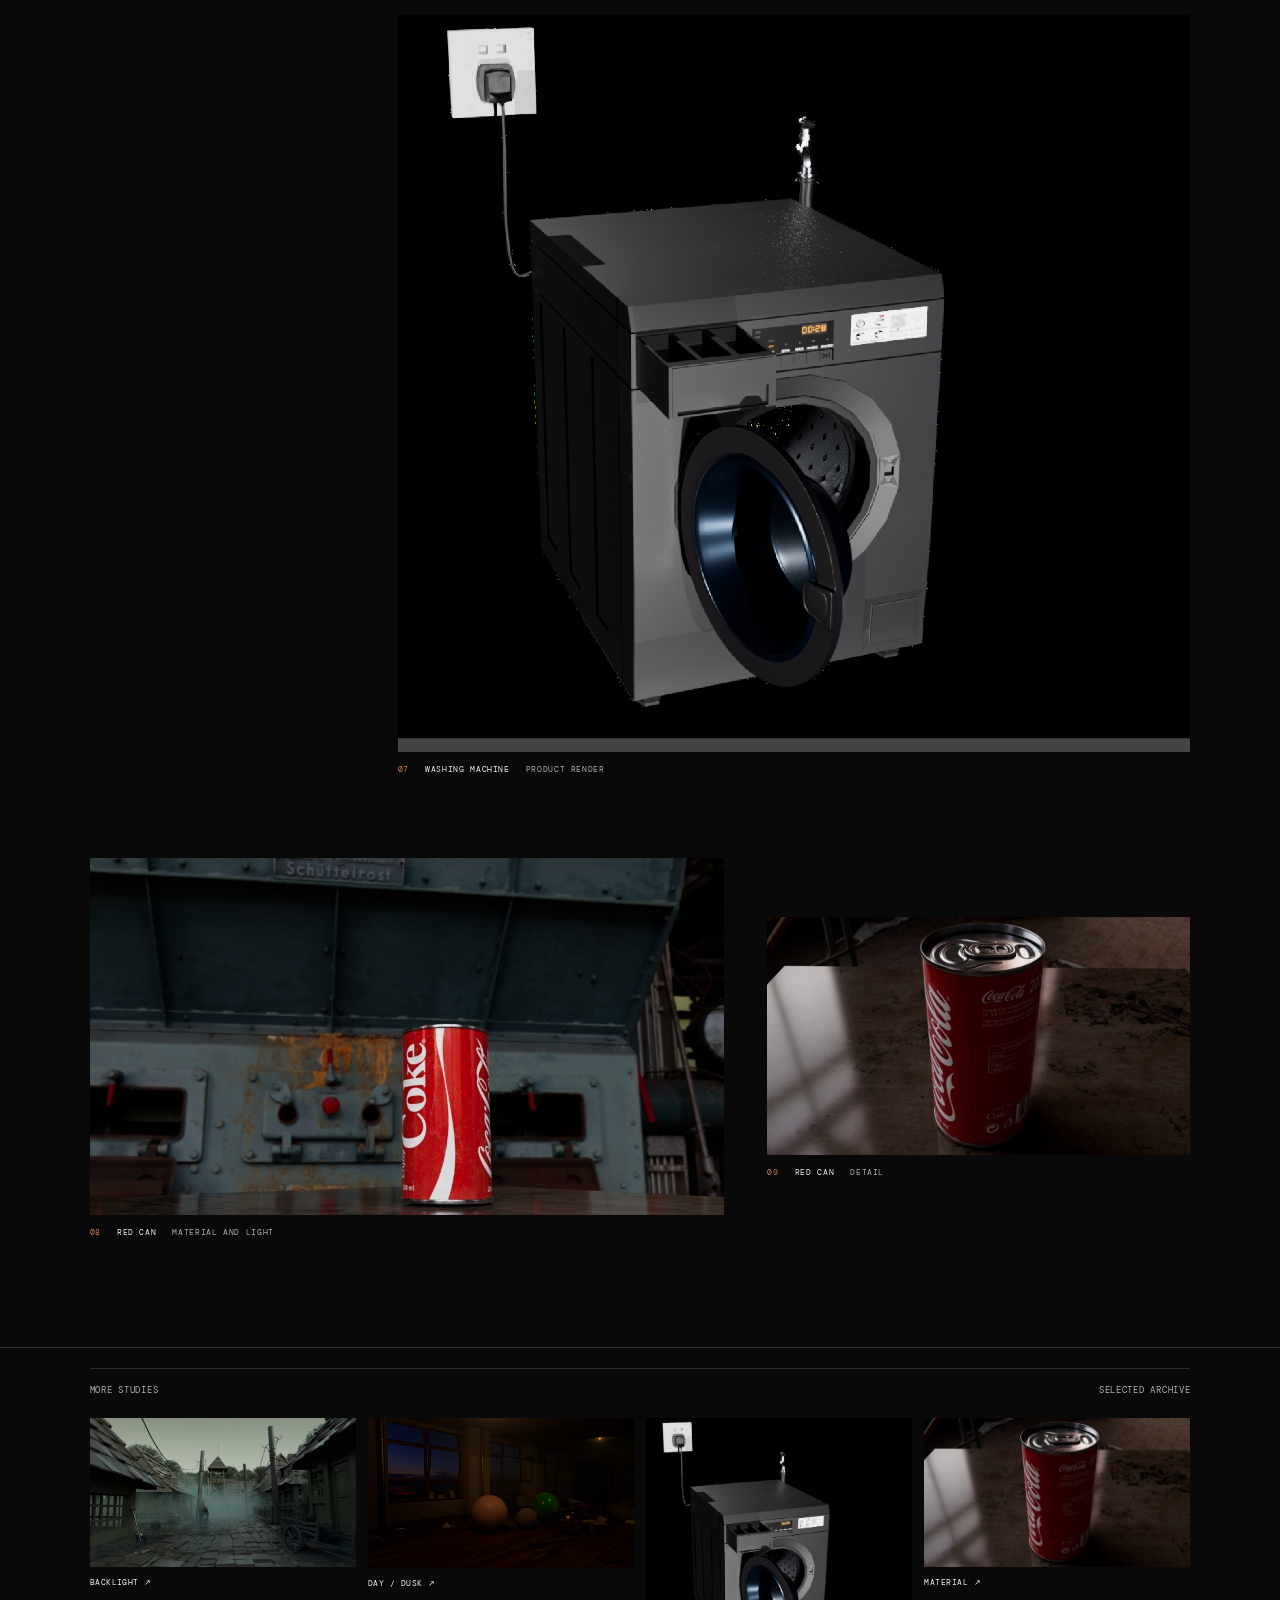
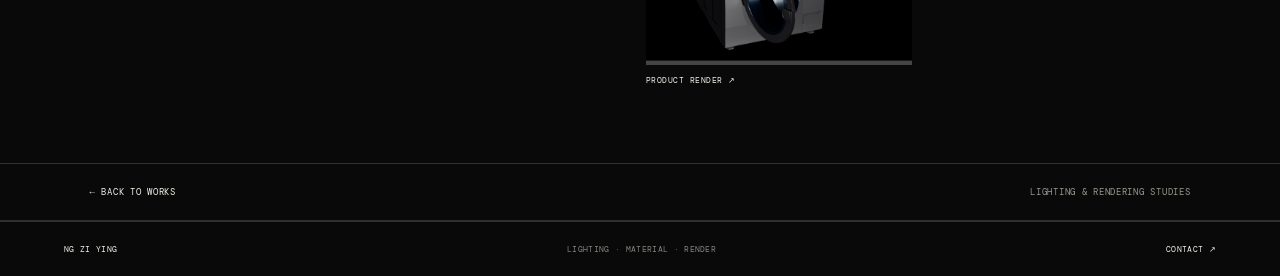
<file: lighting.html>
<!doctype html>
<html lang="en">
<head>
  <meta charset="utf-8" />
  <meta name="viewport" content="width=device-width, initial-scale=1" />
  <meta name="theme-color" content="#080908" />
  <meta name="description" content="Lighting and rendering studies by Ng Zi Ying." />
  <title>Lighting &amp; Rendering Studies — Ng Zi Ying</title>
  <link rel="preconnect" href="https://fonts.googleapis.com">
  <link rel="preconnect" href="https://fonts.gstatic.com" crossorigin>
  <link href="https://fonts.googleapis.com/css2?family=DM+Mono:wght@400;500&amp;family=DM+Sans:wght@400;500;600&amp;display=swap" rel="stylesheet">
  <link rel="stylesheet" href="lure.css" />
  <link rel="stylesheet" href="lighting.css" />
</head>
<body>
  <header class="lure-nav"><a href="index.html#work">← ALL WORK</a><span>NG ZI YING · VISUAL STUDIES</span><a href="mailto:ngziying150009@gmail.com">CONTACT ↗</a></header>
  <main>
    <section class="study-hero" aria-labelledby="study-title">
      <div class="study-intro">
        <span class="study-eyebrow">LIGHT · MATERIAL · ATMOSPHERE</span>
        <h1 id="study-title">LIGHTING<br>&amp;&nbsp;RENDERING<br>STUDIES</h1>
        <p>A collection of studies exploring light, material, atmosphere and rendering.</p>
      </div>
      <figure class="study-hero-image">
        <img src="public/images/bunga-day.png" alt="Warm afternoon lighting study of the Bunga Raya village street" fetchpriority="high">
        <figcaption><span>FEATURED STUDY</span><span>01 / 09</span></figcaption>
      </figure>
    </section>

    <section class="study-gallery" aria-label="Lighting and rendering studies">
      <div class="study-section-head"><span>SELECTED STUDIES</span><span>LIGHT · MATERIAL · RENDER</span></div>

      <figure class="study-card study-card-wide study-reveal" id="village-warm" data-parallax>
        <div class="study-image"><img src="public/images/bunga-day.png" alt="Bunga Raya village street in warm afternoon light" loading="lazy"><div class="study-overlay"><span>STUDY 01</span><span>Lighting / Atmosphere</span></div></div>
        <figcaption><span>01</span><span>Village Street</span><span>Warm light</span></figcaption>
      </figure>

      <div class="study-pair">
        <figure class="study-card study-reveal" id="village-hazy" style="--reveal-delay:90ms">
          <div class="study-image"><img src="public/images/bunga-fog.png" alt="Bunga Raya village street in hazy backlight" loading="lazy"><div class="study-overlay"><span>STUDY 02</span><span>Lighting / Atmosphere</span></div></div>
          <figcaption><span>02</span><span>Village Street</span><span>Hazy backlight</span></figcaption>
        </figure>
        <figure class="study-card study-reveal" id="village-overcast" style="--reveal-delay:180ms">
          <div class="study-image"><img src="public/images/bunga-overcast.png" alt="Bunga Raya village street in overcast daylight" loading="lazy"><div class="study-overlay"><span>STUDY 03</span><span>Lighting / Atmosphere</span></div></div>
          <figcaption><span>03</span><span>Village Street</span><span>Overcast</span></figcaption>
        </figure>
      </div>

      <figure class="study-card study-card-offset study-reveal" id="village-night" data-parallax>
        <div class="study-image"><img src="public/images/bunga-night.png" alt="Bunga Raya village street at night" loading="lazy"><div class="study-overlay"><span>STUDY 04</span><span>Lighting / Atmosphere</span></div></div>
        <figcaption><span>04</span><span>Village Street</span><span>Night</span></figcaption>
      </figure>

      <section class="study-words study-reveal" aria-label="Visual study themes">
        <span>LIGHT</span><span>MATERIAL</span><span>COLOR</span><span>ATMOSPHERE</span>
      </section>

      <div class="study-pair study-pair-room" aria-label="Day and dusk lighting comparison">
        <figure class="study-card study-reveal" id="room-day">
          <div class="study-image"><img src="public/images/empty-room-day.png" alt="Empty room in daylight" loading="lazy"><div class="study-overlay"><span>STUDY 05</span><span>Lighting / Interior</span></div></div>
          <figcaption><span>05</span><span>Empty Room</span><span>Day</span></figcaption>
        </figure>
        <figure class="study-card study-reveal" id="room-dusk" style="--reveal-delay:120ms">
          <div class="study-image"><img src="public/images/empty-room-dusk.png" alt="The same empty room at dusk" loading="lazy"><div class="study-overlay"><span>STUDY 06</span><span>Lighting / Interior</span></div></div>
          <figcaption><span>06</span><span>Empty Room</span><span>Dusk</span></figcaption>
        </figure>
      </div>

      <figure class="study-card study-card-offset study-reveal" id="laundry-render">
        <div class="study-image"><img src="public/images/washing-machine-study.png" alt="Washing machine product render against a dark background" loading="lazy"><div class="study-overlay"><span>STUDY 07</span><span>Product / Rendering</span></div></div>
        <figcaption><span>07</span><span>Washing Machine</span><span>Product render</span></figcaption>
      </figure>

      <div class="study-pair study-pair-product">
        <figure class="study-card study-reveal" id="can-wide">
          <div class="study-image"><img src="public/images/red-can-wide.png" alt="Red can in an industrial environment" loading="lazy"><div class="study-overlay"><span>STUDY 08</span><span>Material / Rendering</span></div></div>
          <figcaption><span>08</span><span>Red Can</span><span>Material and light</span></figcaption>
        </figure>
        <figure class="study-card study-reveal" id="can-detail" style="--reveal-delay:120ms">
          <div class="study-image"><img src="public/images/red-can-detail.png" alt="Close view of the red can and pull tab" loading="lazy"><div class="study-overlay"><span>STUDY 09</span><span>Material / Detail</span></div></div>
          <figcaption><span>09</span><span>Red Can</span><span>Detail</span></figcaption>
        </figure>
      </div>
    </section>

    <section class="more-studies" aria-label="More studies">
      <div class="study-section-head"><span>MORE STUDIES</span><span>SELECTED ARCHIVE</span></div>
      <div class="more-studies-grid">
        <a href="#village-hazy"><img src="public/images/bunga-fog.png" alt="Hazy village street lighting study" loading="lazy"><span>BACKLIGHT ↗</span></a>
        <a href="#room-dusk"><img src="public/images/empty-room-dusk.png" alt="Empty room dusk study" loading="lazy"><span>DAY / DUSK ↗</span></a>
        <a href="#laundry-render"><img src="public/images/washing-machine-study.png" alt="Washing machine product render" loading="lazy"><span>PRODUCT RENDER ↗</span></a>
        <a href="#can-detail"><img src="public/images/red-can-detail.png" alt="Red can material detail" loading="lazy"><span>MATERIAL ↗</span></a>
      </div>
    </section>

    <nav class="study-back" aria-label="Back to works"><a href="index.html#work">← BACK TO WORKS</a><span>LIGHTING &amp; RENDERING STUDIES</span></nav>
  </main>
  <footer><a href="index.html">NG ZI YING</a><span>LIGHTING · MATERIAL · RENDER</span><a href="mailto:ngziying150009@gmail.com">CONTACT ↗</a></footer>
  <script src="public/js/lighting-study.js" defer></script>
</body>
</html>
</file>
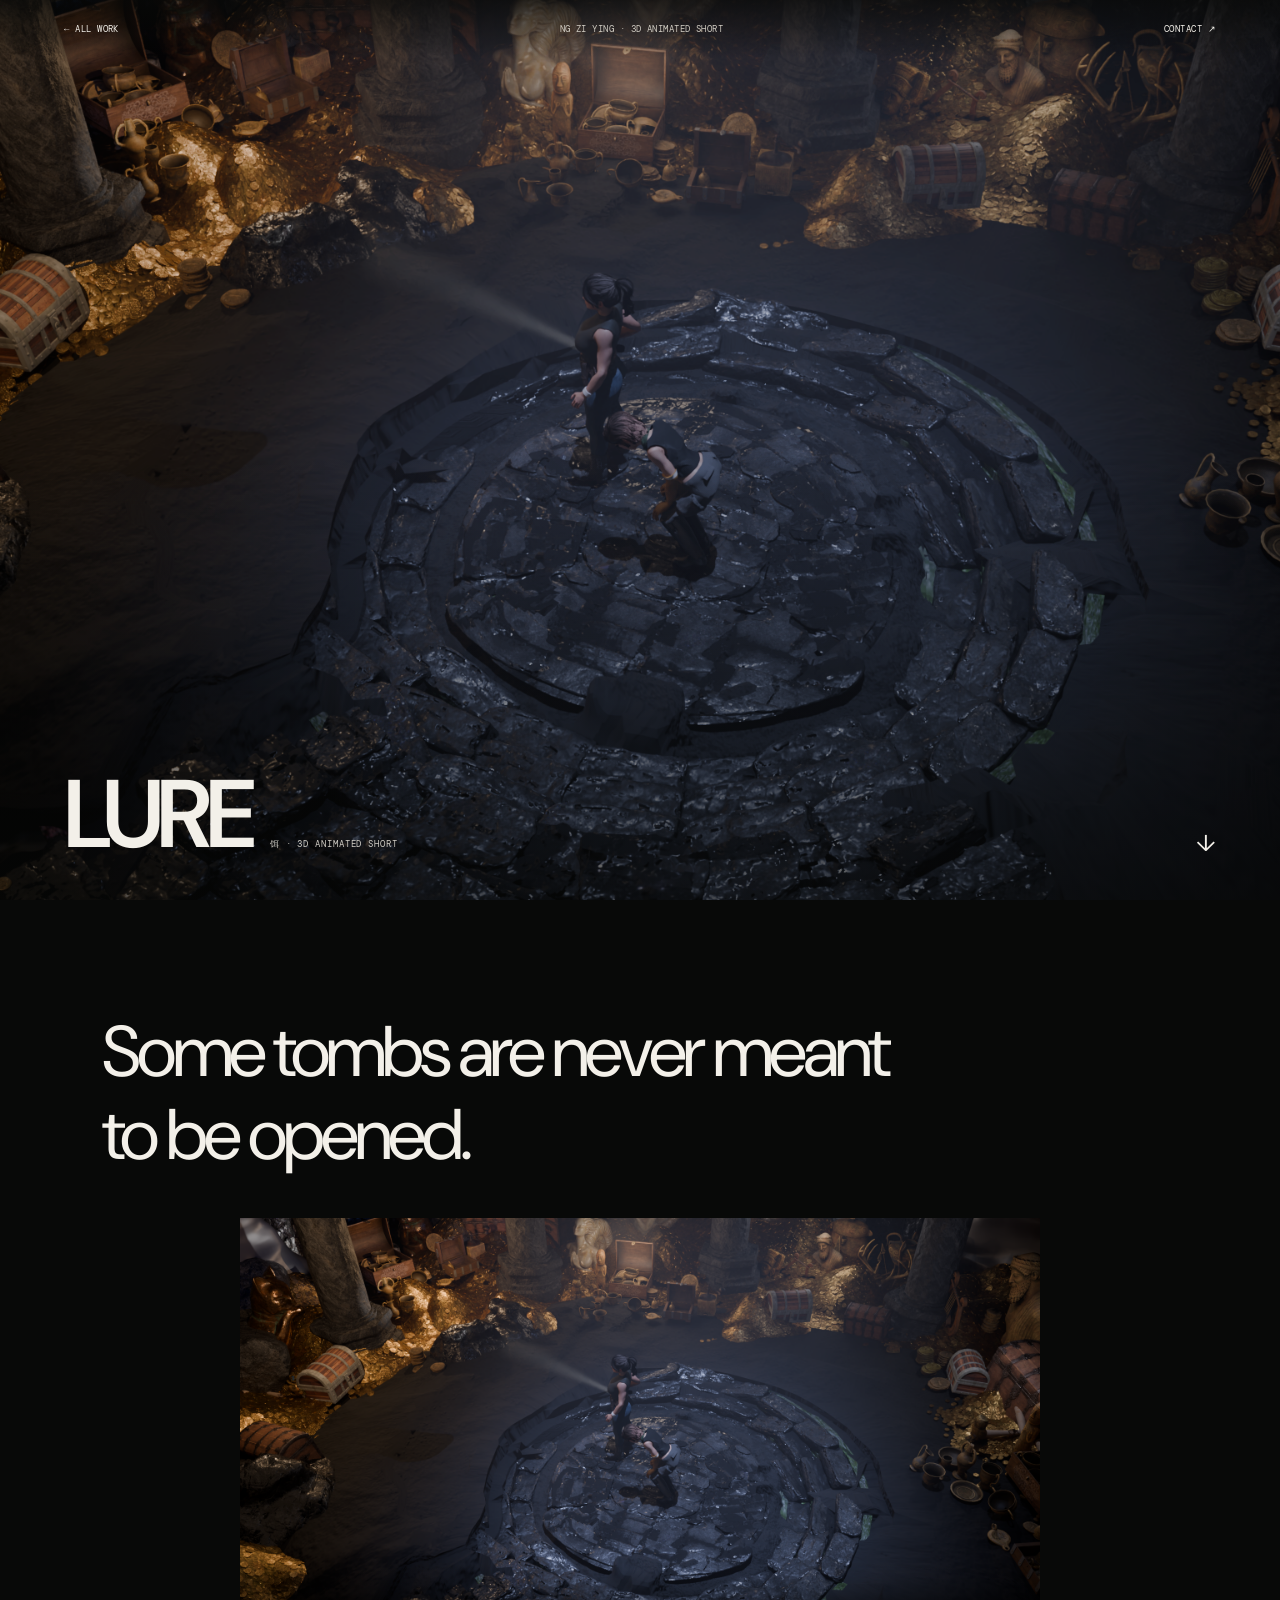
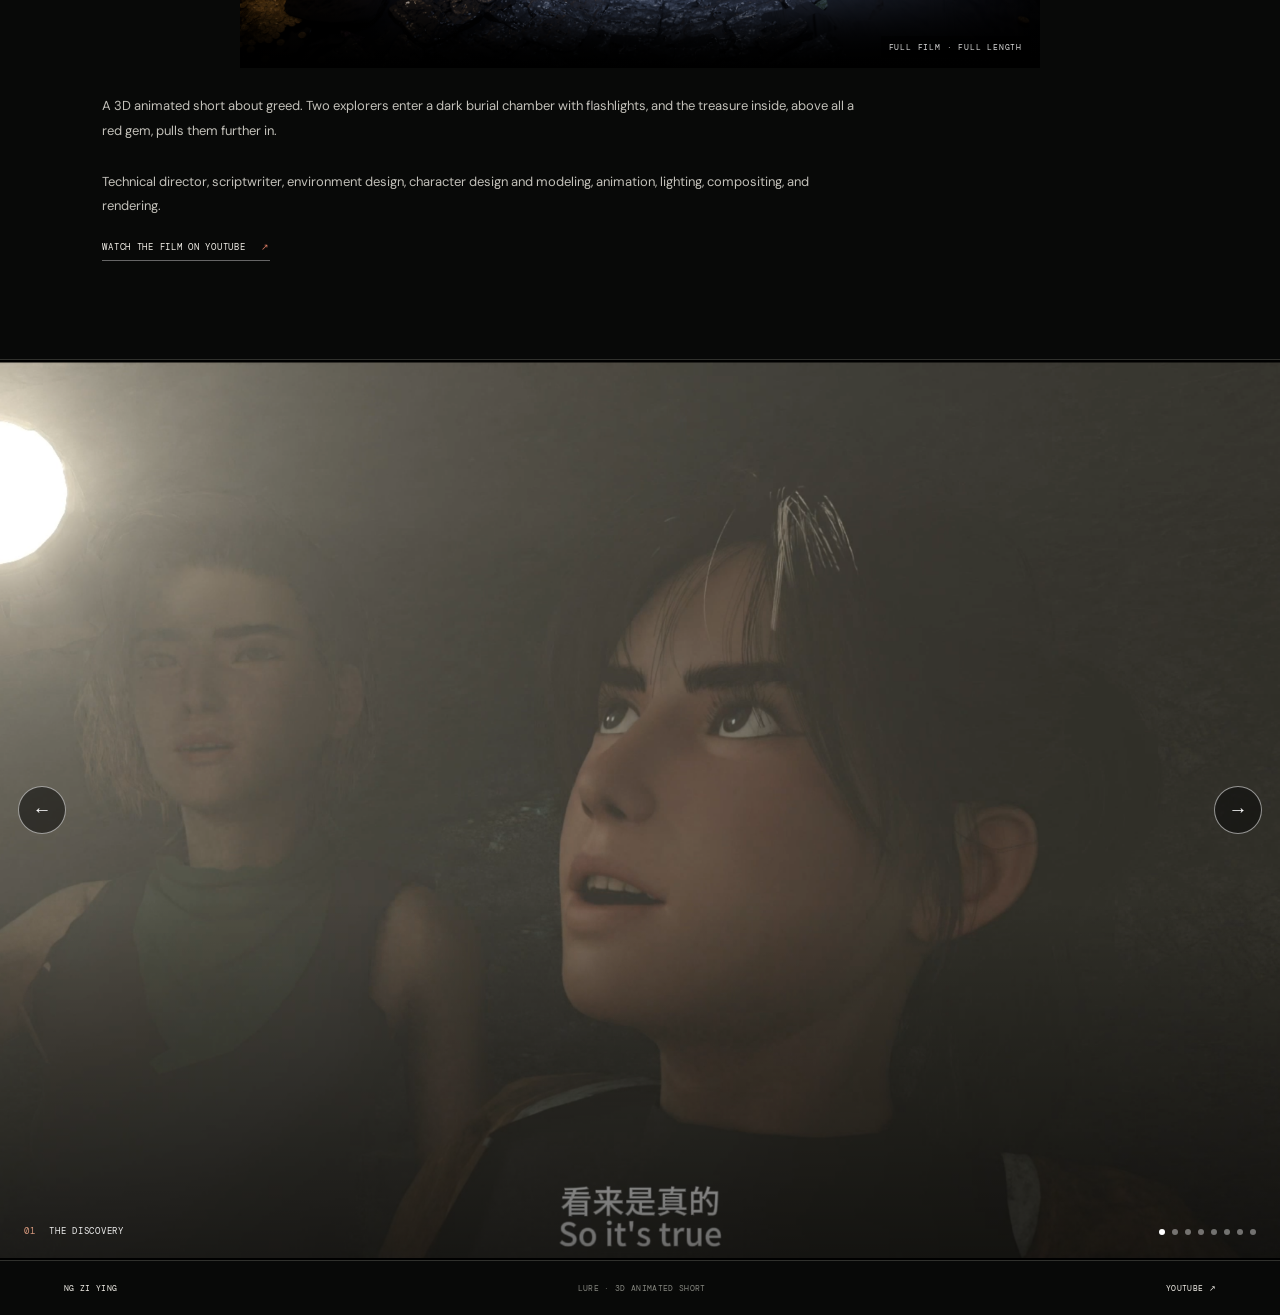
<file: lure.html>
<!doctype html>
<html lang="en">
<head>
  <meta charset="utf-8" />
  <meta name="viewport" content="width=device-width, initial-scale=1" />
  <meta name="theme-color" content="#080908" />
  <meta name="description" content="Lure — a 3D animated short about greed by Ng Zi Ying." />
  <title>Lure — Ng Zi Ying</title>
  <link rel="preconnect" href="https://fonts.googleapis.com">
  <link rel="preconnect" href="https://fonts.gstatic.com" crossorigin>
  <link href="https://fonts.googleapis.com/css2?family=DM+Mono:wght@400;500&family=DM+Sans:wght@400;500;600&family=IM+Fell+English:ital@0;1&display=swap" rel="stylesheet">
  <link rel="stylesheet" href="lure.css" />
</head>
<body>
  <header class="lure-nav"><a href="index.html">← ALL WORK</a><span>NG ZI YING · 3D ANIMATED SHORT</span><a href="mailto:ngziying150009@gmail.com">CONTACT ↗</a></header>
  <main>
    <section class="lure-hero" aria-label="Lure film still">
      <img src="public/images/lure-tomb-scene.png" alt="The explorers enter the treasure chamber in Lure" fetchpriority="high">
      <div class="hero-label"><span>LURE</span><span>饵 · 3D ANIMATED SHORT</span></div>
      <a class="hero-down" href="#trailer" aria-label="Scroll to trailer">↓</a>
    </section>

    <section class="trailer-section" id="trailer">
      <p class="trailer-quote">Some tombs are never meant<br class="desktop-break"> to be opened.</p>
      <div class="trailer-frame" id="trailer-frame">
        <video controls preload="metadata" playsinline poster="public/images/lure-tomb-scene.png" aria-label="Lure full-length animated short">
          <source src="public/video/lure-full-web.mp4" type="video/mp4">
          Your browser does not support MP4 video. <a href="public/video/lure-full-web.mp4">Open the full film</a>.
        </video>
        <span class="trailer-index">FULL FILM · FULL LENGTH</span>
      </div>
      <p class="film-description">A 3D animated short about greed. Two explorers enter a dark burial chamber with flashlights, and the treasure inside, above all a red gem, pulls them further in.</p>
      <p class="film-description">Technical director, scriptwriter, environment design, character design and modeling, animation, lighting, compositing, and rendering.</p>
      <a class="youtube-link" href="https://youtu.be/MUJezb4HunY?si=yaMXE5qSgIkhcQoV" target="_blank" rel="noreferrer">WATCH THE FILM ON YOUTUBE <span>↗</span></a>
    </section>

    <section class="stills-section" aria-label="Selected film stills">
      <div class="carousel" id="carousel">
        <div class="carousel-track">
          <figure class="slide"><img src="public/images/lure-frame-01.png" alt="An explorer discovers that the tomb is real"><figcaption><span>01</span> THE DISCOVERY</figcaption></figure>
          <figure class="slide"><img src="public/images/lure-frame-02.png" alt="An explorer faces a skeletal guardian in the tomb"><figcaption><span>02</span> THE GUARDIAN</figcaption></figure>
          <figure class="slide"><img src="public/images/lure-frame-03.png" alt="An explorer reaches toward the glowing red gem"><figcaption><span>03</span> THE RED GEM</figcaption></figure>
          <figure class="slide"><img src="public/images/lure-frame-04.png" alt="An explorer crouches to reach for the red gem"><figcaption><span>04</span> THE TEMPTATION</figcaption></figure>
          <figure class="slide"><img src="public/images/lure-frame-05.png" alt="A dark chamber filled with suspended forms"><figcaption><span>05</span> THE CHAMBER</figcaption></figure>
          <figure class="slide"><img src="public/images/lure-frame-06.png" alt="Character hair and clothing modeling details"><figcaption><span>06</span> CHARACTER DETAILS</figcaption></figure>
          <figure class="slide"><img src="public/images/lure-frame-07.png" alt="Character look development and costume modeling"><figcaption><span>07</span> CHARACTER LOOK DEVELOPMENT</figcaption></figure>
          <figure class="slide"><img src="public/images/lure-frame-08.png" alt="A glowing pillar in the treasure tomb"><figcaption><span>08</span> THE PILLAR</figcaption></figure>
        </div>
        <button class="carousel-arrow previous" type="button" aria-label="Previous frame">←</button>
        <button class="carousel-arrow next" type="button" aria-label="Next frame">→</button>
        <div class="carousel-dots" aria-label="Choose a frame"></div>
      </div>
    </section>
  </main>
  <footer><a href="index.html">NG ZI YING</a><span>LURE · 3D ANIMATED SHORT</span><a href="https://youtu.be/MUJezb4HunY?si=yaMXE5qSgIkhcQoV" target="_blank" rel="noreferrer">YOUTUBE ↗</a></footer>
  <script>
    (() => {
      const carousel = document.querySelector('#carousel');
      const track = carousel.querySelector('.carousel-track');
      const slides = [...track.children];
      const dots = carousel.querySelector('.carousel-dots');
      let index = 0;
      let timer;
      const show = (next) => {
        index = (next + slides.length) % slides.length;
        track.style.transform = `translateX(-${index * 100}%)`;
        [...dots.children].forEach((dot, i) => dot.setAttribute('aria-current', String(i === index)));
      };
      slides.forEach((_, i) => {
        const dot = document.createElement('button');
        dot.type = 'button'; dot.setAttribute('aria-label', `Show frame ${i + 1}`);
        dot.addEventListener('click', () => { show(i); restart(); });
        dots.append(dot);
      });
      const restart = () => { clearInterval(timer); timer = setInterval(() => show(index + 1), 2000); };
      carousel.querySelector('.next').addEventListener('click', () => { show(index + 1); restart(); });
      carousel.querySelector('.previous').addEventListener('click', () => { show(index - 1); restart(); });
      carousel.addEventListener('mouseenter', () => clearInterval(timer));
      carousel.addEventListener('mouseleave', restart);
      carousel.addEventListener('focusin', () => clearInterval(timer));
      carousel.addEventListener('focusout', restart);
      let touchStart = 0;
      carousel.addEventListener('touchstart', (event) => { touchStart = event.changedTouches[0].clientX; }, { passive: true });
      carousel.addEventListener('touchend', (event) => {
        const delta = event.changedTouches[0].clientX - touchStart;
        if (Math.abs(delta) > 40) { show(index + (delta < 0 ? 1 : -1)); restart(); }
      }, { passive: true });
      show(0); restart();
      document.addEventListener('visibilitychange', () => document.hidden ? clearInterval(timer) : restart());
    })();
  </script>
</body>
</html>
</file>
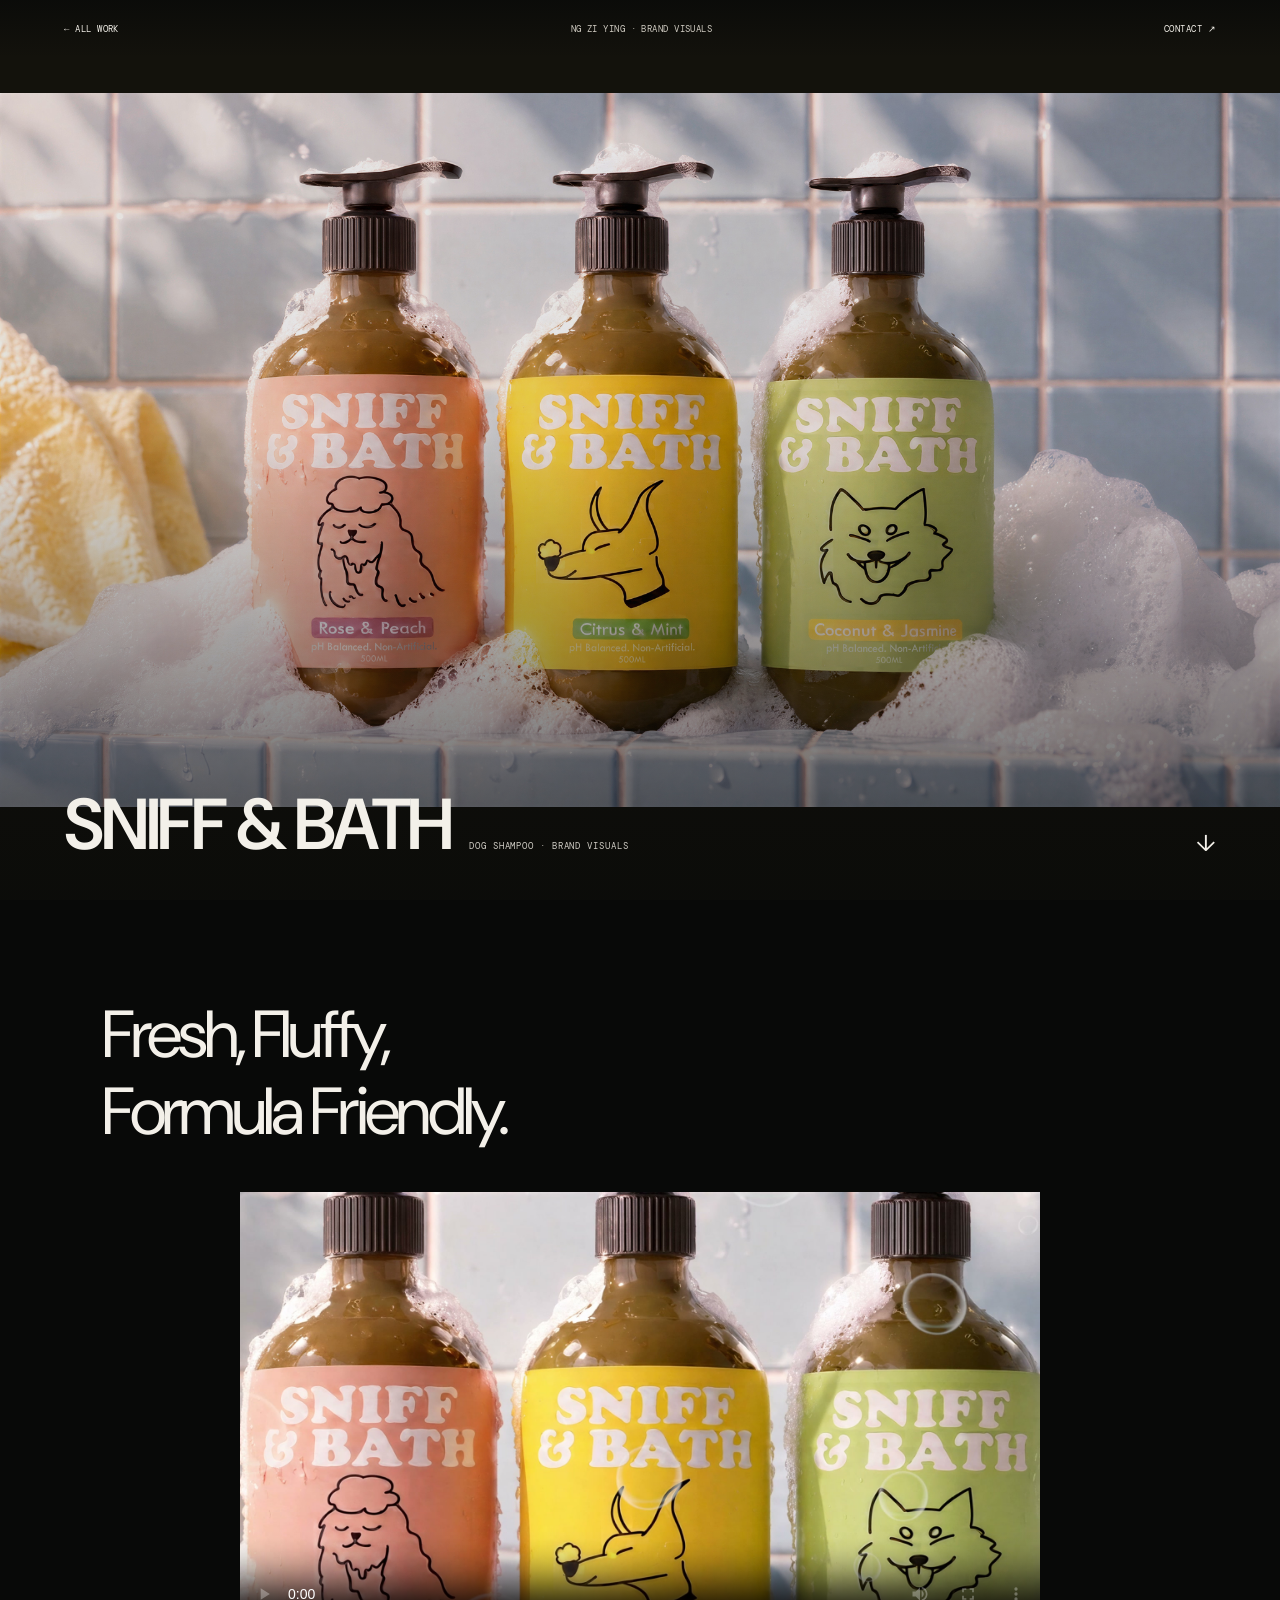
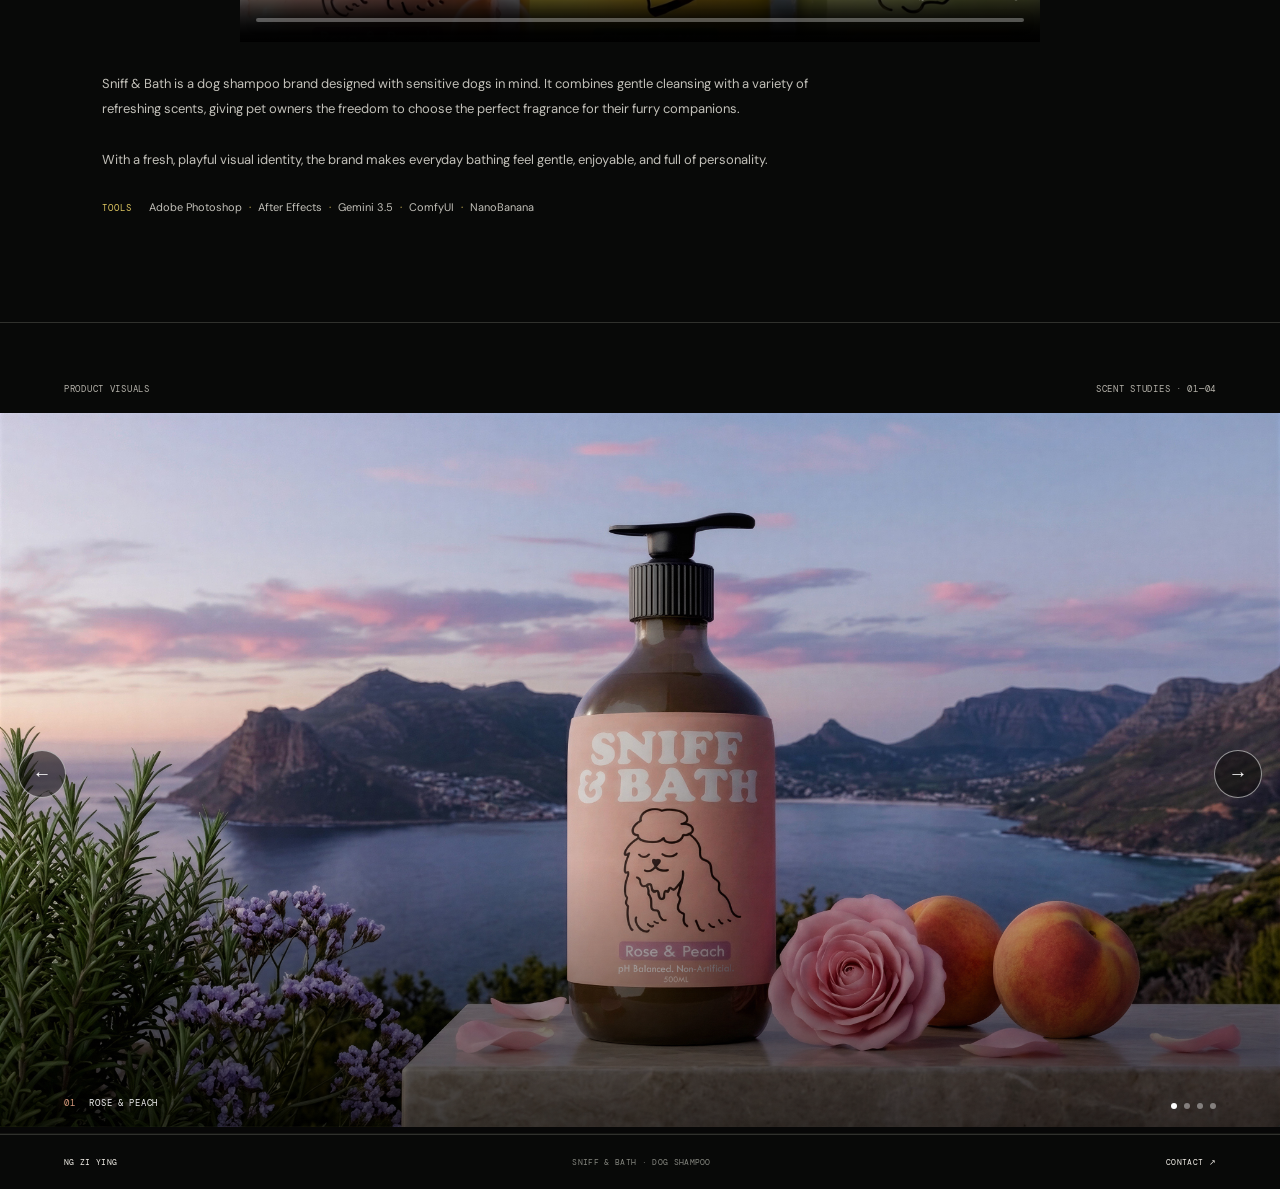
<file: sniff.html>
<!doctype html>
<html lang="en">
<head>
  <meta charset="utf-8" />
  <meta name="viewport" content="width=device-width, initial-scale=1" />
  <meta name="theme-color" content="#080908" />
  <meta name="description" content="Sniff & Bath — a dog shampoo brand visual identity and campaign by Ng Zi Ying." />
  <title>Sniff &amp; Bath — Ng Zi Ying</title>
  <link rel="preconnect" href="https://fonts.googleapis.com">
  <link rel="preconnect" href="https://fonts.gstatic.com" crossorigin>
  <link href="https://fonts.googleapis.com/css2?family=DM+Mono:wght@400;500&amp;family=DM+Sans:wght@400;500;600&amp;display=swap" rel="stylesheet">
  <link rel="stylesheet" href="lure.css" />
  <link rel="stylesheet" href="sniff.css" />
</head>
<body class="sniff-page">
  <header class="lure-nav"><a href="index.html#work">← ALL WORK</a><span>NG ZI YING · BRAND VISUALS</span><a href="mailto:ngziying150009@gmail.com">CONTACT ↗</a></header>
  <main>
    <section class="lure-hero sniff-hero" aria-label="Sniff &amp; Bath product campaign">
      <img src="public/images/sniff-bath-hero.jpg" alt="Three Sniff & Bath dog shampoo scents surrounded by foam in a bright tiled bath" fetchpriority="high">
      <div class="hero-label"><span>SNIFF &amp; BATH</span><span>DOG SHAMPOO · BRAND VISUALS</span></div>
      <a class="hero-down" href="#campaign" aria-label="Scroll to the campaign visual">↓</a>
    </section>

    <section class="trailer-section sniff-campaign" id="campaign">
      <p class="trailer-quote">Fresh, Fluffy,<br class="desktop-break"> Formula Friendly.</p>
      <div class="trailer-frame sniff-video-frame">
        <video controls preload="metadata" playsinline poster="public/images/sniff-bath-video-poster.jpg" aria-label="Sniff & Bath dog shampoo campaign video">
          <source src="public/video/sniffnbath_6.mp4" type="video/mp4">
          Your browser does not support MP4 video.
        </video>
      </div>
      <p class="film-description">Sniff &amp; Bath is a dog shampoo brand designed with sensitive dogs in mind. It combines gentle cleansing with a variety of refreshing scents, giving pet owners the freedom to choose the perfect fragrance for their furry companions.</p>
      <p class="film-description">With a fresh, playful visual identity, the brand makes everyday bathing feel gentle, enjoyable, and full of personality.</p>
      <p class="sniff-tools"><span>TOOLS</span> Adobe Photoshop <i>·</i> After Effects <i>·</i> Gemini 3.5 <i>·</i> ComfyUI <i>·</i> NanoBanana</p>
    </section>

    <section class="stills-section sniff-stills" aria-label="Sniff &amp; Bath product visuals">
      <div class="stills-heading"><span>PRODUCT VISUALS</span><span>SCENT STUDIES · 01—04</span></div>
      <div class="carousel" id="sniff-carousel">
        <div class="carousel-track">
          <figure class="slide"><img src="public/images/sniff-bath-rose.jpg" alt="Rose & Peach shampoo bottle with rose and peach at dusk"><figcaption><span>01</span> ROSE &amp; PEACH</figcaption></figure>
          <figure class="slide"><img src="public/images/sniff-bath-coconut.jpg" alt="Coconut & Jasmine shampoo bottle on a tropical beach"><figcaption><span>02</span> COCONUT &amp; JASMINE</figcaption></figure>
          <figure class="slide"><img src="public/images/sniff-bath-hero.jpg" alt="Rose & Peach, Citrus & Mint, and Coconut & Jasmine bottles in a foamy bath"><figcaption><span>03</span> THE SCENT COLLECTION</figcaption></figure>
          <figure class="slide"><img src="public/images/sniff-bath-citrus.png" alt="Citrus & Mint shampoo bottle surrounded by lemons and greenery"><figcaption><span>04</span> CITRUS &amp; MINT</figcaption></figure>
        </div>
        <button class="carousel-arrow previous" type="button" aria-label="Previous product visual">←</button>
        <button class="carousel-arrow next" type="button" aria-label="Next product visual">→</button>
        <div class="carousel-dots" aria-label="Choose a product visual"></div>
      </div>
    </section>
  </main>
  <footer><a href="index.html">NG ZI YING</a><span>SNIFF &amp; BATH · DOG SHAMPOO</span><a href="mailto:ngziying150009@gmail.com">CONTACT ↗</a></footer>
  <script>
    (() => {
      const carousel = document.querySelector('#sniff-carousel');
      const track = carousel.querySelector('.carousel-track');
      const slides = [...track.children];
      const dots = carousel.querySelector('.carousel-dots');
      const reduceMotion = window.matchMedia('(prefers-reduced-motion: reduce)').matches;
      let index = 0;
      let timer;
      const show = (next) => {
        index = (next + slides.length) % slides.length;
        track.style.transform = `translateX(-${index * 100}%)`;
        [...dots.children].forEach((dot, i) => dot.setAttribute('aria-current', String(i === index)));
      };
      const stop = () => clearInterval(timer);
      const start = () => {
        stop();
        if (!reduceMotion && !document.hidden) timer = setInterval(() => show(index + 1), 4000);
      };
      slides.forEach((_, i) => {
        const dot = document.createElement('button');
        dot.type = 'button';
        dot.setAttribute('aria-label', `Show product visual ${i + 1}`);
        dot.addEventListener('click', () => { show(i); start(); });
        dots.append(dot);
      });
      carousel.querySelector('.next').addEventListener('click', () => { show(index + 1); start(); });
      carousel.querySelector('.previous').addEventListener('click', () => { show(index - 1); start(); });
      carousel.addEventListener('mouseenter', stop);
      carousel.addEventListener('mouseleave', start);
      carousel.addEventListener('focusin', stop);
      carousel.addEventListener('focusout', start);
      let touchStart = 0;
      carousel.addEventListener('touchstart', (event) => { touchStart = event.changedTouches[0].clientX; }, { passive: true });
      carousel.addEventListener('touchend', (event) => {
        const delta = event.changedTouches[0].clientX - touchStart;
        if (Math.abs(delta) > 40) { show(index + (delta < 0 ? 1 : -1)); start(); }
      }, { passive: true });
      show(0);
      start();
      document.addEventListener('visibilitychange', () => document.hidden ? stop() : start());
    })();
  </script>
</body>
</html>
</file>
<file: styles.css>
:root{--bg:#090909;--panel:#111210;--ink:#f2f0eb;--muted:#888982;--line:#292a27;--accent:#cf795d;--mono:'DM Mono',monospace;--sans:'DM Sans',Arial,sans-serif;--serif:'IM Fell English',Georgia,serif}*{box-sizing:border-box}html{scroll-behavior:smooth}body{margin:0;background:var(--bg);color:var(--ink);font-family:var(--sans);-webkit-font-smoothing:antialiased}.topbar{height:76px;padding:0 5.4vw;display:flex;align-items:center;justify-content:space-between;border-bottom:1px solid var(--line)}.wordmark{text-decoration:none;color:var(--ink);font-size:16px;font-weight:600;letter-spacing:-.03em}.wordmark span{font:9px var(--mono);vertical-align:top;margin-left:3px}.topbar nav{display:flex;gap:34px;align-items:center}.topbar nav a{color:var(--ink);text-decoration:none;font-size:12px}.topbar nav a span{font:10px var(--mono);color:var(--muted);margin-left:3px}.topbar nav .contact-link{border:1px solid #666;padding:10px 14px;border-radius:30px}.topbar nav .contact-link span{color:var(--ink)}.availability{font:10px var(--mono);color:#a3a49b}.availability i{display:inline-block;width:7px;height:7px;margin-right:7px;border-radius:50%;background:#83a67a;box-shadow:0 0 0 3px #83a67a22}.intro{padding:32px 5.4vw 25px}.intro-top{display:flex;justify-content:space-between;font:9px var(--mono);letter-spacing:.04em;text-transform:uppercase;color:var(--muted)}.hero-composition{height:min(660px,calc(100vh - 155px));min-height:510px;position:relative;display:flex;align-items:center;justify-content:center;overflow:hidden;isolation:isolate}.hero-tide{position:absolute;inset:0;z-index:0;display:block;width:100%;height:100%;pointer-events:none;opacity:.9}.hero-copy{position:relative;z-index:2;width:min(460px,42vw);padding:40px 38px;background:transparent;text-align:center}.hero-kicker{font:9px var(--mono);letter-spacing:.13em;text-transform:uppercase;color:#b0ada4}.hero-copy h1{font-size:clamp(55px,7vw,92px);line-height:.98;letter-spacing:-.07em;font-weight:500;margin:23px 0 12px}.hero-copy p{max-width:320px;margin:0 auto;color:#b4b4ad;font-size:13px;line-height:1.8}.scroll-link{display:inline-block;margin-top:22px;color:#eceae3;text-decoration:none;font:9px var(--mono);letter-spacing:.04em}.scroll-link span{padding-left:12px;color:#cf795d;font-size:14px}.orbit-guide{position:absolute;z-index:1;width:min(800px,76vw);height:min(550px,68vh);border:1px solid #262724;border-radius:50%;transform:rotate(-11deg);pointer-events:none}.orbit-card{position:absolute;z-index:1;width:clamp(150px,19vw,240px);height:clamp(95px,13vw,154px);background:transparent;border:1px solid #30312e;box-shadow:none;pointer-events:none}.orbit-card-a{left:1%;top:1%;transform:rotate(-8deg)}.orbit-card-b{right:1%;top:1%;transform:rotate(7deg)}.orbit-card-c{left:1%;bottom:1%;transform:rotate(6deg)}.orbit-card-d{right:1%;bottom:1%;transform:rotate(-7deg)}.work{padding:36px 5.4vw 105px}.section-head{display:flex;align-items:center;justify-content:space-between;border-top:1px solid var(--line);padding:14px 0 21px}.section-head h2{font-size:12px;font-weight:500;margin:0}.section-head h2 span,.count{font:9px var(--mono);color:var(--muted);margin-left:12px}.count{margin:0}.project-grid{display:flex;flex-direction:column;gap:54px;align-items:stretch}.project{min-width:0;scroll-margin-top:24px;text-decoration:none;color:inherit;display:block}.project-feature{width:66.666%;align-self:start}.project-aside{width:66.666%;align-self:end;margin-top:0}.art-link{display:block;color:inherit;text-decoration:none}.art{height:auto;aspect-ratio:16/9;position:relative;overflow:hidden;background:#181917;margin:0}.project-aside .art{aspect-ratio:16/9}.project-feature .art{aspect-ratio:16/9}.project-feature.portrait .art{aspect-ratio:4/5}.project-aside .art{height:auto}.art-caption{position:absolute;left:18px;bottom:16px;color:#ffffffbb;font:8px var(--mono);letter-spacing:.12em;z-index:2}.project-meta{display:flex;justify-content:space-between;align-items:flex-start;padding-top:13px;gap:14px}.project-meta h3{font-size:16px;margin:0 0 5px;font-weight:500}.project-meta p{font-size:10px;color:var(--muted);margin:0;line-height:1.6}.project-meta>span{font:8px var(--mono);color:var(--muted);white-space:nowrap;margin-top:5px}.native-title{font:italic 14px var(--serif);color:#b4b4ad;margin-left:4px}.art img{display:block;width:100%;height:100%;object-fit:cover;transition:transform .5s ease}.project:hover .art img{transform:scale(1.025)}.art-caption{position:absolute;left:18px;bottom:16px;color:#ffffffd9;font:8px var(--mono);letter-spacing:.1em;text-shadow:0 1px 6px #000;z-index:2}.art:after{content:'';position:absolute;inset:45% 0 0;background:linear-gradient(transparent,#0006);pointer-events:none}.case-open{position:absolute;right:18px;bottom:16px;z-index:3;font:8px var(--mono);color:#fff;letter-spacing:.08em}.lure-cover{background:#090909}.lure-cover img{object-fit:cover!important;padding:0}.portrait img{object-position:center 62%}.case-study{padding:90px 9.5vw 105px;background:#111210;border-top:1px solid var(--line)}.case-heading{max-width:700px;margin:0 auto 38px;text-align:center}.case-heading .eyebrow{display:block;margin-bottom:20px}.case-heading h2{font:400 clamp(54px,8vw,104px)/1 var(--serif);letter-spacing:-.04em}.case-heading h2 em{color:var(--accent)}.case-heading p{max-width:540px;margin:18px auto 0;color:#b4b4ad;font-size:13px;line-height:1.8}.case-image{margin:0 auto;max-width:1280px}.case-image img{display:block;width:100%;height:auto}.case-details{max-width:1120px;margin:52px auto 0;display:grid;grid-template-columns:repeat(3,1fr);gap:38px}.case-details span,.project-details article>span{font:9px var(--mono);letter-spacing:.08em;color:var(--accent)}.case-details p{font-size:11px;line-height:1.8;color:#aaa;margin:12px 0 0}.project-details{padding:55px 9.5vw 90px;display:grid;grid-template-columns:1fr 1fr;gap:70px 8vw}.project-details article{scroll-margin-top:35px;align-self:start}.project-details h2{font-size:clamp(25px,3vw,40px);font-weight:500;letter-spacing:-.04em;margin:13px 0}.project-details h2 small{font:italic 20px var(--serif);color:#aaa}.project-details p{max-width:520px;color:#aaa;font-size:12px;line-height:1.85}.project-details article>a{display:inline-block;color:var(--ink);text-decoration:none;font:10px var(--mono);border-bottom:1px solid #555;padding-bottom:7px;margin-top:10px}.mood-strip,.detail-pair{display:grid;grid-template-columns:repeat(2,1fr);gap:8px;margin-top:24px}.mood-strip img,.detail-pair img{width:100%;display:block;aspect-ratio:16/10;object-fit:cover}.detail-pair img{aspect-ratio:16/10}.case-study+.project-details{border-top:1px solid var(--line)}.empty-card{width:66.666%;align-self:end}.empty-card:nth-child(even){align-self:start}.empty-art{width:100%;aspect-ratio:16/9;border:1px dashed #41423e;background:#10110f}.empty-card .project-meta{min-height:24px;padding-top:5px}.empty-card .project-meta h3{min-height:10px}.orbit-card-a{left:1%;top:2%;transform:rotate(-8deg)}.orbit-card-b{right:1%;top:2%;transform:rotate(7deg)}.orbit-card-c{left:1%;bottom:2%;transform:rotate(6deg)}.orbit-card-d{right:1%;bottom:2%;transform:rotate(-7deg)}.hero-composition{overflow:hidden}.statement{background:#111210;border-top:1px solid var(--line);border-bottom:1px solid var(--line);padding:72px 9.5vw 78px;display:grid;grid-template-columns:1fr auto;align-items:end}.eyebrow{font:9px var(--mono);color:#92938c;grid-column:1/-1;margin-bottom:32px}.statement p{font-size:clamp(34px,5.2vw,68px);line-height:1.2;letter-spacing:-.055em;font-weight:500;margin:0}.statement>a{color:var(--ink);text-decoration:none;border-bottom:1px solid #555;padding-bottom:10px;font-size:11px;white-space:nowrap}.statement>a span{margin-left:20px;color:#cf795d}footer{padding:23px 5.4vw;display:flex;align-items:center;justify-content:space-between;gap:16px}footer>span,footer>a:last-of-type{font:8px var(--mono);color:var(--muted);text-decoration:none}
@media(max-width:700px){.topbar{height:65px;padding:0 6vw}.wordmark{font-size:13px}.topbar nav{gap:14px}.topbar nav a{font-size:10px}.availability{display:none}.topbar nav .contact-link{padding:8px 10px}.intro{padding:26px 6vw 10px}.intro-top{font-size:7px;gap:15px}.intro-top span:last-child{text-align:right}.hero-composition{height:auto;min-height:0;padding:44px 0 36px;overflow:visible}.hero-copy{width:min(100%,370px);padding:32px 17px}.hero-copy h1{font-size:clamp(54px,13vw,78px)}.hero-copy p{font-size:11px}.hero-kicker{font-size:7px}.orbit-guide{width:105%;height:440px}.orbit-card{width:clamp(105px,29vw,145px);height:clamp(66px,20vw,100px);padding:0}.orbit-card-a{left:-5%;top:0;transform:rotate(-8deg)}.orbit-card-b{right:-5%;top:2%;transform:rotate(7deg)}.orbit-card-c{left:-5%;bottom:0;transform:rotate(6deg)}.orbit-card-d{right:-5%;bottom:1%;transform:rotate(-7deg)}.work{padding:30px 6vw 72px}.section-head{padding:13px 0 18px;align-items:start}.section-head h2{font-size:11px}.section-head h2 span{display:block;margin:5px 0 0;font-size:7px}.count{font-size:8px}.project-grid{display:flex;flex-direction:column;gap:34px}.project-feature,.project-aside,.empty-card{width:100%;align-self:stretch;margin:0}.empty-card{width:100%;align-self:stretch}.project-feature .art,.project-aside .art{height:auto;aspect-ratio:16/10}.project-feature.portrait .art{aspect-ratio:4/5}.project-meta h3{font-size:14px}.project-meta p{font-size:9px}.project-meta>span{font-size:7px;white-space:normal;text-align:right}.case-study{padding:55px 6vw 65px}.case-heading h2{font-size:60px}.case-heading p{font-size:11px}.case-details{grid-template-columns:1fr;gap:22px;margin-top:30px}.project-details{padding:45px 6vw 65px;grid-template-columns:1fr;gap:42px}.mood-strip,.detail-pair{gap:5px}.statement{padding:52px 6vw 56px;display:block}.eyebrow{display:block;margin-bottom:25px}.statement p{font-size:clamp(34px,8.5vw,50px);margin-bottom:31px}.statement>a{display:inline-block;font-size:10px}footer{padding:20px 6vw;gap:12px;flex-wrap:wrap}footer>span:nth-child(2){display:none}footer>span:last-child{font-size:7px}}
.gallery-tools{display:flex;align-items:center;gap:12px}.gallery-tools .count{margin:0}.edit-toggle,.reset-layout{border:1px solid #595a55;border-radius:24px;padding:9px 15px;background:transparent;color:var(--ink);font:9px var(--mono);cursor:pointer;transition:background .2s,color .2s,border-color .2s}.edit-toggle:hover,.edit-toggle[aria-pressed="true"]{background:var(--ink);color:var(--bg);border-color:var(--ink)}.reset-layout{display:none}body.editing-layout .reset-layout{display:block}body.editing-layout .edit-hint{display:block}.edit-hint{display:none;margin:-9px 0 20px;color:var(--muted);font:9px var(--mono)}.layout-controls{display:none}.editing-layout .project-grid{align-items:stretch}.editing-layout .project{position:relative;cursor:grab;outline:1px dashed #5d5e58;outline-offset:5px}.editing-layout .project:active{cursor:grabbing}.editing-layout .project.is-dragging{opacity:.32}.editing-layout .project.drop-target,.editing-layout .project.selected-for-move{outline:2px solid var(--accent);outline-offset:5px;background:#cf795d12}.editing-layout .layout-controls{position:absolute;z-index:5;left:9px;right:9px;top:9px;display:flex;align-items:center;justify-content:space-between;padding:7px 8px;background:#090909ef;border:1px solid #444;color:#eee}.drag-handle{display:inline-flex;align-items:center;gap:5px;border:0;background:transparent;color:#eee;font:18px var(--sans);cursor:grab;padding:2px 6px;touch-action:none}.drag-handle span{font:7px var(--mono);letter-spacing:.06em}.editing-layout .drag-handle span:after{content:" · OR TAP TWO CARDS TO MOVE";color:#aaa}.drag-handle:active{cursor:grabbing}.size-options{display:flex;gap:4px}.size-choice{width:29px;height:26px;border:1px solid #555;background:#191a18;color:#eee;font:10px var(--mono);cursor:pointer}.size-choice:hover,.size-choice[aria-pressed="true"]{background:var(--accent);border-color:var(--accent);color:white}.editing-layout .project.size-small{grid-column:span 1}.editing-layout .project.size-medium{grid-column:span 2}.editing-layout .project.size-large{grid-column:1/-1}.editing-layout .project.size-small .art{aspect-ratio:4/3}.editing-layout .project.size-medium .art,.editing-layout .project.size-large .art{aspect-ratio:16/9}@media(prefers-reduced-motion:reduce){html{scroll-behavior:auto}.orbit-card,.art img{transition:none}}
.more-about-link{display:flex;width:max-content;align-items:center;gap:16px;margin:92px auto 0;padding-bottom:9px;border-bottom:1px solid #555;color:var(--ink);text-decoration:none;font:10px var(--mono);letter-spacing:.04em;transition:opacity .22s,border-color .22s}.more-about-link span{color:var(--accent);font-size:14px;transition:transform .22s}.more-about-link:hover{opacity:.72;border-color:var(--ink)}.more-about-link:hover span{transform:translate(2px,-2px)}@media(max-width:700px){.more-about-link{margin-top:58px;font-size:9px}}

.project.coffee-card .art{aspect-ratio:16/9}
.project.coffee-card .art img{object-fit:cover;object-position:center 45%}
</file>
<file: lure.css>
:root{--bg:#080908;--ink:#f3f0e9;--muted:#a19f97;--line:#30312d;--accent:#ad392b;--mono:'DM Mono',monospace;--sans:'DM Sans',Arial,sans-serif;--serif:'DM Sans',Arial,sans-serif}*{box-sizing:border-box}html{scroll-behavior:smooth}body{margin:0;background:var(--bg);color:var(--ink);font-family:var(--sans);-webkit-font-smoothing:antialiased}.lure-nav{height:58px;position:absolute;z-index:5;top:0;left:0;right:0;padding:0 5vw;display:flex;align-items:center;justify-content:space-between;background:linear-gradient(#080908bb,transparent);font:9px var(--mono);letter-spacing:.05em}.lure-nav a,footer a{color:var(--ink);text-decoration:none}.lure-nav span{color:#d0ccc2}.lure-hero{position:relative;height:100vh;height:100svh;min-height:520px;overflow:hidden;background:#080908}.lure-hero>img{width:100%;height:100%;object-fit:cover;object-position:center 48%;display:block;filter:brightness(.84)}.lure-hero:after{content:'';position:absolute;inset:50% 0 0;background:linear-gradient(transparent,#08090899);pointer-events:none}.hero-label{position:absolute;z-index:1;left:5vw;bottom:42px;display:flex;align-items:baseline;gap:18px}.hero-label span:first-child{font:600 clamp(42px,8vw,96px)/.9 var(--sans);letter-spacing:-.055em}.hero-label span:last-child{font:9px var(--mono);letter-spacing:.1em;color:#d1cec6}.hero-down{position:absolute;z-index:2;right:5vw;bottom:42px;color:var(--ink);text-decoration:none;font-size:23px}.trailer-section{padding:110px 8vw 104px;max-width:1440px;margin:0 auto}.trailer-quote{font-size:clamp(34px,5.6vw,72px);line-height:1.16;letter-spacing:-.055em;font-weight:400;margin:0 auto 42px;max-width:1120px}.trailer-frame>img{width:100%;height:100%;object-fit:cover;display:block;filter:brightness(.78);transition:filter .25s}.trailer-frame:hover>img{filter:brightness(.57)}.trailer-frame iframe{position:absolute;inset:0;width:100%;height:100%;border:0}.play-trailer{position:absolute;inset:0;width:100%;height:100%;display:flex;align-items:center;justify-content:center;flex-direction:column;gap:15px;border:0;background:transparent;color:white;cursor:pointer}.play-trailer>span{width:74px;height:74px;display:grid;place-items:center;border:1px solid #ffffffc9;border-radius:50%;padding-left:4px;font-size:19px;transition:background .2s,transform .2s}.play-trailer:hover>span{background:#ad392b;transform:scale(1.07)}.play-trailer small{font:9px var(--mono);letter-spacing:.12em}.trailer-index{position:absolute;right:17px;bottom:15px;font:8px var(--mono);color:#ffffffd9;letter-spacing:.1em;pointer-events:none}.film-description{max-width:760px;margin:26px 0 15px;color:#c2c0b9;font-size:13px;line-height:1.9}.youtube-link{font:9px var(--mono);letter-spacing:.08em;color:var(--ink);text-decoration:none;border-bottom:1px solid #666;padding-bottom:7px}.youtube-link span{color:#d77a63;margin-left:10px}.stills-section{padding:60px 0 100px;border-top:1px solid var(--line)}.stills-heading{max-width:1440px;margin:0 auto 20px;padding:0 5vw;display:flex;justify-content:space-between;font:9px var(--mono);letter-spacing:.08em;color:#b6b3ab}.full-frame-gallery{display:flex;flex-direction:column;gap:22px}.full-frame{position:relative;width:100%;height:100vh;height:100svh;min-height:520px;margin:0;overflow:hidden;background:#111}.full-frame img{display:block;width:100%;height:100%;object-fit:cover}.full-frame:after{content:"";position:absolute;inset:62% 0 0;background:linear-gradient(transparent,#0009);pointer-events:none}.full-frame figcaption{position:absolute;z-index:1;left:5vw;bottom:34px;display:flex;gap:14px;align-items:center;font:9px var(--mono);letter-spacing:.08em;color:#eee}.full-frame figcaption span{color:#d99a7e}.carousel{max-width:1440px;position:relative;margin:auto;overflow:hidden;background:#141512}.carousel-track{display:flex;transition:transform .7s cubic-bezier(.22,.7,.2,1);will-change:transform}.slide{position:relative;flex:0 0 100%;width:100%;aspect-ratio:16/9;margin:0;background:#111}.slide img{display:block;width:100%;height:100%;object-fit:cover}.slide:after{content:'';position:absolute;inset:60% 0 0;background:linear-gradient(transparent,#0009);pointer-events:none}.slide figcaption{position:absolute;z-index:1;left:24px;bottom:23px;display:flex;gap:14px;align-items:center;font:9px var(--mono);letter-spacing:.08em;color:#eee}.slide figcaption span{color:#d99a7e}.carousel-arrow{position:absolute;z-index:2;top:50%;transform:translateY(-50%);width:48px;height:48px;border:1px solid #ffffff88;border-radius:50%;background:#08090888;color:white;font-size:19px;cursor:pointer;transition:background .2s}.carousel-arrow:hover{background:var(--accent)}.carousel-arrow.previous{left:18px}.carousel-arrow.next{right:18px}.carousel-dots{position:absolute;z-index:2;right:24px;bottom:25px;display:flex;gap:7px}.carousel-dots button{width:6px;height:6px;padding:0;border:0;border-radius:50%;background:#ffffff66;cursor:pointer}.carousel-dots button[aria-current="true"]{background:#fff}.carousel-note{max-width:1440px;margin:12px auto 0;color:#797a73;font:8px var(--mono);letter-spacing:.04em}footer{padding:22px 5vw;display:flex;justify-content:space-between;gap:20px;border-top:1px solid var(--line);font:8px var(--mono);letter-spacing:.04em;color:#85867f}@media(max-width:700px){.lure-nav{height:52px;padding:0 5vw;font-size:7px}.lure-nav span{display:none}.lure-hero{min-height:480px}.lure-hero>img{object-position:53% center}.hero-label{left:6vw;bottom:28px;display:block}.hero-label span:first-child{display:block;font-size:60px;margin-bottom:8px}.hero-label span:last-child{font-size:7px}.hero-down{right:6vw;bottom:30px}.trailer-section{padding:66px 6vw 68px}.trailer-quote{font-size:clamp(33px,9vw,48px);margin-bottom:27px}.desktop-break{display:none}.play-trailer>span{width:56px;height:56px;font-size:15px}.play-trailer small{font-size:7px}.film-description{font-size:11px;margin-top:19px}.stills-section{padding:44px 0 66px}.stills-heading{padding:0 6vw}.full-frame{min-height:440px}.full-frame figcaption{left:6vw;bottom:20px;font-size:7px}.slide{aspect-ratio:4/3}.slide img{object-fit:cover}.slide figcaption{left:13px;bottom:15px;font-size:7px}.carousel-arrow{width:38px;height:38px;font-size:16px}.carousel-arrow.previous{left:10px}.carousel-arrow.next{right:10px}.carousel-dots{right:14px;bottom:19px}footer{padding:18px 6vw;font-size:7px;flex-wrap:wrap}}@media(prefers-reduced-motion:reduce){html{scroll-behavior:auto}.carousel-track,.play-trailer>span,.trailer-frame>img{transition:none}}
.trailer-index{z-index:1;bottom:55px}
.full-frame:after{content:"";position:absolute;inset:62% 0 0;background:linear-gradient(transparent,#0009);pointer-events:none}.trailer-index{right:10px;bottom:10px;background:#0008;padding:6px 8px}.stills-section{padding:0;border-top:1px solid var(--line)}.horizontal-gallery{position:relative;width:100%;height:100vh;height:100svh;min-height:520px;overflow:hidden;background:#080908}.gallery-track{display:flex;width:100%;height:100%;transition:transform .65s cubic-bezier(.22,.7,.2,1);will-change:transform}.full-frame{position:relative;flex:0 0 100%;width:100%;height:100%;min-height:0;margin:0;overflow:hidden;background:#111}.full-frame img{display:block;width:100%;height:100%;object-fit:cover}.full-frame:after{content:"";position:absolute;inset:62% 0 0;background:linear-gradient(transparent,#0009);pointer-events:none}.full-frame figcaption{left:5vw;bottom:34px}.gallery-arrow{position:absolute;z-index:2;top:50%;transform:translateY(-50%);width:48px;height:48px;border:1px solid #ffffff88;border-radius:50%;background:#08090899;color:white;font-size:19px;cursor:pointer;transition:background .2s,opacity .2s}.gallery-arrow:hover:not(:disabled){background:var(--accent)}.gallery-arrow:disabled{opacity:.28;cursor:default}.gallery-arrow.previous{left:24px}.gallery-arrow.next{right:24px}.gallery-progress{position:absolute;z-index:2;left:5vw;right:5vw;bottom:14px;height:2px;background:#ffffff55}.gallery-progress span{display:block;height:100%;width:12.5%;background:#fff;transition:width .35s ease}@media(max-width:700px){.horizontal-gallery{min-height:440px}.full-frame figcaption{left:6vw;bottom:27px}.gallery-arrow{width:40px;height:40px}.gallery-arrow.previous{left:14px}.gallery-arrow.next{right:14px}.gallery-progress{bottom:10px}}@media(prefers-reduced-motion:reduce){.gallery-track,.gallery-progress span{transition:none}}.gallery-arrow:disabled{opacity:1;cursor:pointer}.trailer-index{right:max(calc((100% - 900px)/2 + 10px),10px);bottom:10px}.carousel{width:100vw;max-width:none;height:100vh;height:100svh;min-height:520px;margin:0;overflow:hidden}.carousel-track{width:100%;height:100%}.slide{height:100%;min-height:0;aspect-ratio:auto}.slide img{object-fit:cover}.stills-section{padding:0;border-top:1px solid var(--line)}@media(max-width:700px){.carousel{min-height:440px}.trailer-index{right:10px}}

.trailer-frame {
  position: relative;
  width: min(100%, 800px);
  max-width: 800px;
  height: auto;
  aspect-ratio: 16 / 9;
  margin: 0 auto;
  overflow: hidden;
  background: #000;
}

.trailer-frame video {
  display: block;
  width: 100%;
  max-width: 100%;
  min-width: 0;
  height: auto;
  object-fit: contain;
  background: #000;
}

@media (max-width: 700px) {
  .trailer-frame {
    width: 100%;
    max-width: 800px;
    aspect-ratio: 16 / 9;
    height: auto;
    overflow: hidden;
  }

  .trailer-frame video {
    width: 100%;
    max-width: 100%;
    min-width: 0;
    height: auto;
    object-fit: contain;
  }
}
</file>
<file: about.css>
.about-page{overflow-x:hidden}.about-page .lure-nav{position:absolute}.about-page main{width:min(100% - 10vw,1320px);margin:0 auto}.about-intro{padding:clamp(145px,17vw,225px) 0 116px;border-bottom:1px solid var(--line)}.about-kicker,.about-section-heading>span{font:9px var(--mono);letter-spacing:.1em;color:#aaa99f}.about-kicker span{color:var(--accent);padding:0 8px}.about-intro h1{font:500 clamp(72px,13vw,156px)/.9 var(--sans);letter-spacing:-.075em;margin:24px 0 52px}.about-intro h1 span{color:var(--accent)}.about-copy{max-width:720px;margin-left:auto}.about-copy p{font-size:clamp(16px,2vw,21px);line-height:1.75;letter-spacing:-.02em;color:#cbc9c1;margin:0 0 18px}.about-tools,.about-exploring,.about-interests{padding:76px 0 88px;border-bottom:1px solid var(--line)}.about-section-heading{display:grid;grid-template-columns:160px 1fr;align-items:baseline;margin-bottom:38px}.about-section-heading h2{font:400 clamp(22px,3vw,34px)/1.2 var(--sans);letter-spacing:-.04em;margin:0}.tool-marquees{display:grid;gap:8px;max-width:100%;overflow:hidden}.tool-marquee{overflow:hidden;max-width:100%;border-top:1px solid #292a27;border-bottom:1px solid #292a27}.tool-track{display:flex;width:max-content;will-change:transform;animation:tool-marquee 42s linear infinite}.tool-marquee--second .tool-track{animation-duration:49s;animation-delay:-13s}.tool-sequence{display:flex;align-items:center;gap:clamp(34px,5.5vw,82px);flex:none;padding:25px clamp(34px,5.5vw,82px) 25px 0}.tool-item{display:flex;align-items:center;gap:12px;flex:none;min-width:max-content;color:#e3e0d8}.tool-item img{display:block;width:auto;height:31px;max-width:38px;object-fit:contain;filter:grayscale(1) brightness(0) invert(1);opacity:.86}.tool-name{font:11px var(--mono);letter-spacing:.01em;white-space:nowrap}.tool-fallback{font:500 14px var(--sans);letter-spacing:-.025em;white-space:nowrap;color:#c7c4bb}.tools-note{margin:17px 0 0;color:#81827c;font:9px var(--mono);letter-spacing:.03em}.exploring-list{margin-left:160px;border-top:1px solid #292a27}.exploring-list article{display:grid;grid-template-columns:56px 1fr 20px;gap:15px;align-items:start;padding:27px 0;border-bottom:1px solid #292a27}.exploring-index{font:9px var(--mono);color:var(--accent);padding-top:6px}.exploring-list h3{font-size:clamp(19px,2.6vw,27px);font-weight:400;letter-spacing:-.04em;margin:0 0 8px}.exploring-list p{max-width:550px;color:#aaa99f;font-size:12px;line-height:1.75;margin:0}.exploring-arrow{color:#aaa99f;font-size:16px}.interest-list{list-style:none;padding:0;margin:0 0 0 160px;display:flex;flex-wrap:wrap;gap:11px 30px}.interest-list li{font-size:13px;color:#c8c6bf;padding:6px 0;border-bottom:1px solid #454640}.about-contact{padding:83px 0 92px;display:grid;grid-template-columns:160px 1fr;align-items:end;gap:0}.about-contact .about-section-heading{display:block;grid-column:1/-1;margin-bottom:35px}.about-contact h2{font:400 clamp(42px,7vw,82px)/1.05 var(--sans);letter-spacing:-.06em;margin:0}.about-contact>a{justify-self:end;color:var(--ink);font:9px var(--mono);letter-spacing:.06em;text-decoration:none;border-bottom:1px solid #666;padding-bottom:9px}.about-contact>a span{color:#d77a63;margin-left:12px}.about-page footer{border-top:1px solid var(--line);font:8px var(--mono);letter-spacing:.04em;color:#85867f}.about-page footer a{color:var(--ink);text-decoration:none}.about-page footer span{color:#85867f}
@keyframes tool-marquee{to{transform:translateX(-50%)}}
@media(hover:hover){.tool-marquee:hover .tool-track{animation-play-state:paused}.about-page .lure-nav a,.about-page footer a,.about-contact>a{transition:opacity .2s}.about-page .lure-nav a:hover,.about-page footer a:hover,.about-contact>a:hover{opacity:.68}}
@media(max-width:700px){.about-page main{width:88vw}.about-page .lure-nav{padding:0 6vw}.about-intro{padding:130px 0 75px}.about-intro h1{margin:24px 0 35px;font-size:clamp(64px,18vw,100px)}.about-copy p{font-size:15px;line-height:1.75}.about-tools,.about-exploring,.about-interests{padding:54px 0 60px}.about-section-heading{grid-template-columns:1fr;gap:10px;margin-bottom:27px}.about-section-heading h2{font-size:22px}.tool-track{animation-duration:55s}.tool-marquee--second .tool-track{animation-duration:62s;animation-delay:-13s}.tool-sequence{gap:36px;padding:21px 36px 21px 0}.tool-item{gap:9px}.tool-item img{height:27px;max-width:33px}.tool-name{font-size:9px}.tool-fallback{font-size:12px}.tools-note{font-size:8px;line-height:1.6}.exploring-list,.interest-list{margin-left:0}.exploring-list article{grid-template-columns:32px 1fr 14px;gap:11px;padding:22px 0}.exploring-list h3{font-size:21px}.exploring-list p{font-size:11px}.interest-list{gap:10px 20px}.interest-list li{font-size:11px}.about-contact{padding:58px 0 68px;display:block}.about-contact .about-section-heading{margin-bottom:24px}.about-contact h2{font-size:clamp(42px,12vw,62px);margin-bottom:28px}.about-contact>a{display:inline-block;font-size:8px}.about-page footer{padding:18px 6vw;font-size:7px;gap:12px;flex-wrap:wrap}}

@media(prefers-reduced-motion:reduce){.tool-track{animation:none;transform:none;display:block;width:100%}.tool-sequence{flex-wrap:wrap;gap:18px 26px;padding:0}.tool-sequence[aria-hidden="true"]{display:none}.tool-marquee{overflow:visible;border:0}.tool-marquees{gap:18px}}
</file>
<file: l-coffee.css>
.coffee-page {
  background: #080908;
}

.coffee-intro {
  min-height: 43vh;
  padding: 72px 9.5vw 54px;
  display: flex;
  flex-direction: column;
  align-items: center;
  justify-content: center;
  text-align: center;
  border-bottom: 1px solid #292a27;
}

.coffee-eyebrow {
  font: 9px 'DM Mono', monospace;
  letter-spacing: .14em;
  color: #a8a79e;
}

.coffee-intro h1 {
  font: 400 clamp(58px, 10vw, 126px)/.98 'IM Fell English', Georgia, serif;
  letter-spacing: -.045em;
  margin: 18px 0;
  color: #f2f0eb;
}

.coffee-deck {
  max-width: 500px;
  color: #b4b4ad;
  font-size: 13px;
  line-height: 1.8;
  margin: 10px auto 0;
}

.coffee-scroll {
  margin-top: 35px;
  font: 9px 'DM Mono', monospace;
  letter-spacing: .08em;
  color: #e9e6de;
}

.coffee-scroll span {
  padding-left: 12px;
  color: #cf795d;
  font-size: 14px;
}

.coffee-gallery {
  padding: 64px 7vw 100px;
  display: grid;
  grid-template-columns: repeat(3, minmax(0, 1fr));
  align-items: start;
  gap: 34px 22px;
  max-width: 1600px;
  margin: 0 auto;
}

.coffee-gallery figure {
  min-width: 0;
  margin: 0;
}

.coffee-gallery img {
  display: block;
  width: 100%;
  max-width: 100%;
  height: auto;
  object-fit: contain;
  background: #111210;
  transition: transform .35s ease, filter .35s ease;
}

.coffee-gallery figure:hover img {
  transform: translateY(-4px);
  filter: brightness(1.04);
}

.coffee-gallery figcaption {
  display: flex;
  gap: 12px;
  align-items: center;
  padding-top: 12px;
  color: #aaa;
  font: 8px 'DM Mono', monospace;
  letter-spacing: .1em;
}

.coffee-gallery figcaption span {
  color: #cf795d;
}

@media (max-width: 850px) {
  .coffee-gallery {
    grid-template-columns: repeat(2, minmax(0, 1fr));
    padding: 46px 6vw 72px;
    gap: 26px 14px;
  }

  .coffee-intro {
    min-height: 38vh;
  }
}

@media (max-width: 520px) {
  .coffee-gallery {
    grid-template-columns: 1fr;
    max-width: 440px;
    gap: 25px;
  }

  .coffee-intro {
    padding: 58px 6vw 44px;
  }

  .coffee-intro h1 {
    font-size: 68px;
  }

  .coffee-deck {
    font-size: 11px;
  }
}

@media (prefers-reduced-motion: reduce) {
  .coffee-gallery img {
    transition: none;
  }
}
</file>
<file: lighting.css>
.study-hero{max-width:1600px;margin:auto;padding:118px 7vw 90px;display:grid;grid-template-columns:minmax(260px,.75fr) minmax(0,1.5fr);gap:5vw;align-items:center;min-height:92svh}.study-intro{padding:28px 0}.study-eyebrow,.study-section-head,.study-hero-image figcaption,.study-card figcaption,.study-overlay,.study-back{font:9px var(--mono);letter-spacing:.08em;text-transform:uppercase}.study-eyebrow{color:#aaa99f}.study-intro h1{font-size:clamp(44px,6vw,88px);font-weight:500;line-height:.96;letter-spacing:-.065em;margin:30px 0 25px}.study-intro p{max-width:330px;color:#b4b4ad;font-size:13px;line-height:1.85}.study-hero-image{position:relative;margin:0;animation:study-arrive 1.4s cubic-bezier(.2,.7,.2,1) both}.study-hero-image img{display:block;width:100%;height:auto;max-height:68svh;object-fit:contain;object-position:center}.study-hero-image figcaption{display:flex;justify-content:space-between;padding-top:13px;color:#9c9b93}.study-gallery,.more-studies{max-width:1600px;margin:0 auto;padding:34px 7vw 110px}.study-section-head{display:flex;justify-content:space-between;border-top:1px solid var(--line);padding:15px 0 22px;color:#b3b1a9}.study-card{min-width:0;margin:0}.study-image{position:relative;overflow:hidden;background:#121310}.study-image img{display:block;width:100%;height:auto;transition:transform .8s cubic-bezier(.2,.7,.2,1),filter .5s}.study-card:hover .study-image img{transform:scale(1.018);filter:brightness(.9)}.study-overlay{position:absolute;left:18px;bottom:18px;display:flex;flex-direction:column;gap:6px;color:#fff;background:#0809089c;padding:10px 12px;opacity:0;transform:translateY(5px);transition:opacity .3s,transform .3s}.study-card:hover .study-overlay,.study-card:focus-within .study-overlay{opacity:1;transform:translateY(0)}.study-card figcaption{display:flex;gap:16px;align-items:baseline;padding-top:12px;color:#b1afa7;font-size:8px}.study-card figcaption span:first-child{color:#cf795d}.study-card figcaption span:nth-child(2){color:var(--ink)}.study-card-wide{width:84%;margin:20px 0 74px}.study-pair{display:grid;grid-template-columns:1fr 1fr;gap:3.4vw;align-items:start;margin:0 0 76px}.study-pair .study-card:first-child{margin-top:0}.study-pair .study-card:last-child{margin-top:70px}.study-card-offset{width:72%;margin:0 0 84px auto}.study-words{margin:0 -7vw 82px;padding:45px 7vw 50px;border-top:1px solid var(--line);border-bottom:1px solid var(--line);display:flex;flex-wrap:wrap;justify-content:space-between;gap:14px 28px;color:#d7d4cc;font-size:clamp(23px,4.5vw,58px);font-weight:500;letter-spacing:-.055em}.study-pair-room{align-items:center}.study-pair-room .study-card:last-child{margin-top:0}.study-pair-product{grid-template-columns:1.2fr .8fr;align-items:center;margin-bottom:0}.study-pair-product .study-card:last-child{margin-top:0}.more-studies{padding-top:20px;padding-bottom:78px;border-top:1px solid var(--line)}.more-studies-grid{display:grid;grid-template-columns:repeat(4,minmax(0,1fr));gap:12px}.more-studies-grid a{color:var(--ink);text-decoration:none;font:8px var(--mono);letter-spacing:.06em}.more-studies-grid img{display:block;width:100%;height:auto;transition:opacity .25s}.more-studies-grid a:hover img{opacity:.78}.more-studies-grid span{display:block;padding-top:10px}.study-back{padding:22px 7vw;display:flex;justify-content:space-between;align-items:center;border-top:1px solid var(--line);border-bottom:1px solid var(--line);color:#999990}.study-back a{color:var(--ink);text-decoration:none}.study-reveal{transition:opacity .85s ease,transform .85s cubic-bezier(.2,.7,.2,1);transition-delay:var(--reveal-delay,0ms)}.has-study-motion .study-reveal:not(.is-visible){opacity:0;transform:translate3d(0,36px,0) scale(.985)}.study-reveal.is-visible{opacity:1;transform:translate3d(0,0,0) scale(1)}.study-reveal[data-parallax] .study-image{transform:translateY(var(--parallax-y,0px));transition:transform .35s linear}.study-back+footer{border-top:0}@keyframes study-arrive{from{opacity:0;transform:translate3d(0,18px,0) scale(.96)}to{opacity:1;transform:translate3d(0,0,0) scale(1)}}@media(max-width:900px){.study-hero{grid-template-columns:minmax(210px,.7fr) minmax(0,1.3fr);gap:4vw;padding-left:6vw;padding-right:6vw}.study-gallery,.more-studies{padding-left:6vw;padding-right:6vw}.study-words{margin-left:-6vw;margin-right:-6vw;padding-left:6vw;padding-right:6vw}.study-card-wide{width:90%}.study-card-offset{width:80%}}@media(max-width:700px){.study-hero{display:flex;flex-direction:column;align-items:stretch;gap:25px;min-height:0;padding:95px 6vw 58px}.study-intro{padding:10px 0 0}.study-intro h1{font-size:clamp(48px,13vw,74px);margin:19px 0 14px}.study-intro p{font-size:11px;max-width:290px}.study-hero-image img{max-height:none}.study-gallery,.more-studies{padding:24px 6vw 66px}.study-section-head{font-size:7px}.study-card-wide,.study-card-offset{width:100%;margin:18px 0 48px}.study-pair{gap:14px;margin-bottom:50px}.study-pair .study-card:last-child{margin-top:34px}.study-pair-room .study-card:last-child,.study-pair-product .study-card:last-child{margin-top:25px}.study-card figcaption{gap:7px;flex-wrap:wrap;font-size:6px;padding-top:8px}.study-overlay{left:7px;bottom:7px;padding:7px;font-size:6px}.study-words{margin:0 -6vw 48px;padding:29px 6vw 31px;justify-content:flex-start;gap:8px 20px;font-size:clamp(23px,7.2vw,36px)}.more-studies{padding-top:20px}.more-studies-grid{grid-template-columns:repeat(2,minmax(0,1fr));gap:22px 10px}.more-studies-grid a{font-size:7px}.study-back{padding:19px 6vw;font-size:7px}.study-back span{font-size:6px}.has-study-motion .study-reveal:not(.is-visible){transform:translate3d(0,22px,0) scale(.99)}}@media(hover:none){.study-overlay{opacity:1;transform:none}.study-card:hover .study-image img{transform:none;filter:none}}@media(prefers-reduced-motion:reduce){.study-hero-image{animation:none}.study-reveal,.study-image img,.study-overlay,.more-studies-grid img{transition:none}.has-study-motion .study-reveal:not(.is-visible){opacity:1;transform:none}}
</file>
<file: sniff.css>
.sniff-hero {
  background: #13120c;
}

.sniff-hero > img {
  object-fit: contain;
  object-position: center;
  filter: brightness(.9);
}

.sniff-hero:after {
  inset: 48% 0 0;
  background: linear-gradient(transparent, #080908aa);
}

.sniff-hero .hero-label span:first-child {
  font-size: clamp(34px, 6vw, 72px);
  letter-spacing: -.045em;
}

.sniff-hero .hero-label span:last-child {
  font-size: 9px;
}

.sniff-campaign {
  padding-top: 96px;
}

.sniff-campaign .trailer-quote {
  max-width: 1120px;
  font-size: clamp(36px, 5.2vw, 68px);
}

.sniff-video-frame {
  position: relative;
  width: min(100%, 800px);
  max-width: 800px;
  aspect-ratio: 16 / 9;
  margin: 0 auto 30px;
  overflow: hidden;
  background: #000;
}

.sniff-video-frame video {
  display: block;
  width: 100%;
  max-width: 100%;
  min-width: 0;
  height: auto;
  object-fit: contain;
  background: #000;
}

.sniff-campaign .film-description {
  max-width: 760px;
}

.sniff-tools {
  max-width: 760px;
  margin: 25px 0 0;
  color: #c2c0b9;
  font-size: 11px;
  line-height: 1.9;
}

.sniff-tools > span {
  margin-right: 14px;
  color: #e0c861;
  font: 9px var(--mono);
  letter-spacing: .1em;
}

.sniff-tools i {
  padding: 0 4px;
  color: #dfc45e;
  font-style: normal;
}

.sniff-stills {
  padding-top: 60px;
}

.sniff-stills .stills-heading {
  max-width: 1440px;
  margin-bottom: 18px;
}

.sniff-page .carousel {
  width: 100%;
  max-width: 1440px;
  height: auto;
  min-height: 0;
  margin: 0 auto;
  aspect-ratio: auto;
  overflow: hidden;
}

.sniff-page .carousel-track {
  width: 100%;
  height: auto;
}

.sniff-page .slide {
  height: auto;
  min-height: 0;
  aspect-ratio: auto;
  overflow: hidden;
}

.sniff-page .slide img {
  display: block;
  width: 100%;
  height: auto;
  object-fit: contain;
}

.sniff-page .slide:after {
  inset: 62% 0 0;
}

.sniff-page .slide figcaption {
  left: 5vw;
  bottom: 24px;
}

.sniff-page .carousel-dots {
  right: 5vw;
  bottom: 25px;
}

.sniff-page footer {
  border-top: 1px solid var(--line);
}

@media (max-width: 700px) {
  .sniff-hero {
    min-height: 480px;
  }

  .sniff-hero > img {
    object-fit: contain;
    object-position: center;
  }

  .sniff-hero .hero-label {
    left: 6vw;
    bottom: 28px;
  }

  .sniff-hero .hero-label span:first-child {
    margin-bottom: 8px;
    font-size: clamp(32px, 10vw, 48px);
  }

  .sniff-hero .hero-label span:last-child {
    font-size: 7px;
  }

  .sniff-campaign {
    padding: 66px 6vw 68px;
  }

  .sniff-campaign .trailer-quote {
    margin-bottom: 27px;
    font-size: clamp(33px, 9vw, 48px);
  }

  .sniff-video-frame {
    width: 100%;
    max-width: 800px;
    margin-bottom: 24px;
    aspect-ratio: 16 / 9;
  }

  .sniff-video-frame video {
    width: 100%;
    max-width: 100%;
    min-width: 0;
    height: auto;
  }

  .sniff-campaign .film-description {
    margin-top: 19px;
    font-size: 11px;
  }

  .sniff-tools {
    font-size: 10px;
    line-height: 1.9;
  }

  .sniff-tools > span {
    display: block;
    margin: 0 0 5px;
  }

  .sniff-stills {
    padding: 44px 0 66px;
  }

  .sniff-page .stills-heading {
    padding: 0 6vw;
  }

  .sniff-page .slide {
    aspect-ratio: auto;
  }

  .sniff-page .slide img {
    height: auto;
    object-fit: contain;
  }

  .sniff-page .slide figcaption {
    left: 13px;
    bottom: 15px;
    font-size: 7px;
  }

  .sniff-page .carousel-arrow {
    width: 38px;
    height: 38px;
    font-size: 16px;
  }

  .sniff-page .carousel-arrow.previous {
    left: 10px;
  }

  .sniff-page .carousel-arrow.next {
    right: 10px;
  }

  .sniff-page .carousel-dots {
    right: 14px;
    bottom: 19px;
  }

  .sniff-page footer {
    padding: 18px 6vw;
    font-size: 7px;
    flex-wrap: wrap;
  }
}
</file>
